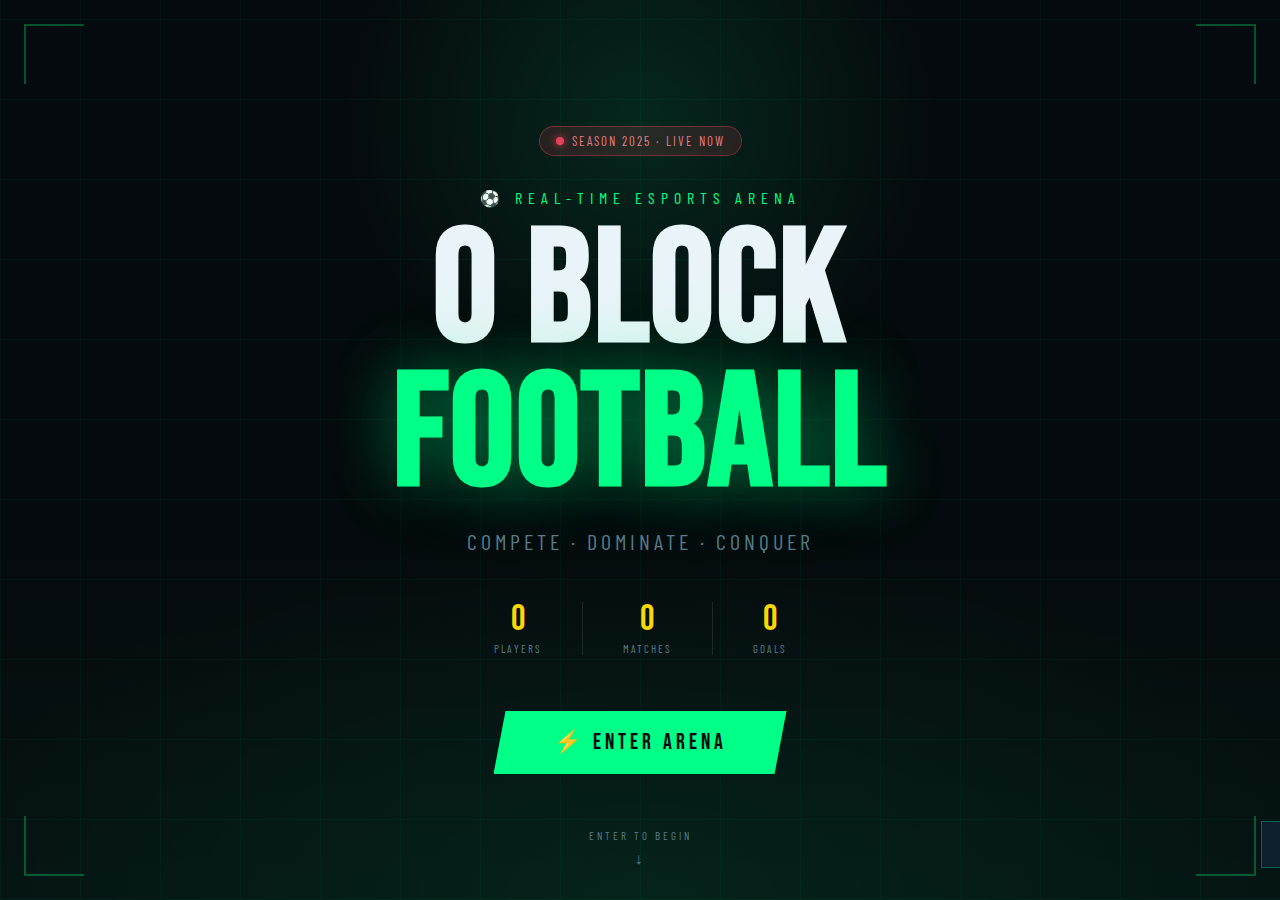
<file: index.html>
<!DOCTYPE html>
<html lang="en">
<head>
<meta charset="UTF-8">
<meta name="viewport" content="width=device-width, initial-scale=1.0">
<title>O BLOCK E FOOTBALL | Real-Time Esports Arena</title>
<link href="https://fonts.googleapis.com/css2?family=Bebas+Neue&family=Barlow+Condensed:wght@400;600;700&family=Barlow:wght@300;400;500&display=swap" rel="stylesheet">
<style>
  :root {
    --green: #00ff87;
    --gold: #ffd700;
    --red: #ff2d55;
    --dark: #050a0e;
    --dark2: #0a1520;
    --dark3: #0f1f2e;
    --text: #e8f4f8;
    --muted: #5a7a8a;
  }

  * { margin: 0; padding: 0; box-sizing: border-box; }

  body {
    font-family: 'Barlow', sans-serif;
    background: var(--dark);
    color: var(--text);
    overflow-x: hidden;
  }

  /* ===== LANDING PAGE ===== */
  #landing {
    position: fixed;
    inset: 0;
    z-index: 100;
    display: flex;
    flex-direction: column;
    align-items: center;
    justify-content: center;
    background: var(--dark);
    overflow: hidden;
    transition: opacity 0.8s ease, transform 0.8s ease;
  }

  #landing.exit {
    opacity: 0;
    transform: scale(1.05);
    pointer-events: none;
  }

  /* Stadium field lines background */
  .field-bg {
    position: absolute;
    inset: 0;
    background:
      radial-gradient(ellipse 80% 60% at 50% 100%, rgba(0,255,135,0.07) 0%, transparent 70%),
      linear-gradient(180deg, transparent 60%, rgba(0,255,135,0.04) 100%);
  }

  .field-lines {
    position: absolute;
    inset: 0;
    opacity: 0.04;
    background-image:
      repeating-linear-gradient(90deg, #00ff87 0px, #00ff87 1px, transparent 1px, transparent 80px),
      repeating-linear-gradient(0deg, #00ff87 0px, #00ff87 1px, transparent 1px, transparent 80px);
  }

  /* Spotlight */
  .spotlight {
    position: absolute;
    top: -20%;
    left: 50%;
    transform: translateX(-50%);
    width: 600px;
    height: 600px;
    background: radial-gradient(ellipse, rgba(0,255,135,0.12) 0%, transparent 70%);
    animation: pulse-light 4s ease-in-out infinite;
  }

  @keyframes pulse-light {
    0%, 100% { opacity: 0.6; transform: translateX(-50%) scale(1); }
    50% { opacity: 1; transform: translateX(-50%) scale(1.1); }
  }

  /* Floating particles */
  .particles {
    position: absolute;
    inset: 0;
    overflow: hidden;
  }

  .particle {
    position: absolute;
    width: 2px;
    height: 2px;
    background: var(--green);
    border-radius: 50%;
    animation: float-up linear infinite;
    opacity: 0;
  }

  @keyframes float-up {
    0% { transform: translateY(100vh) translateX(0); opacity: 0; }
    10% { opacity: 0.6; }
    90% { opacity: 0.3; }
    100% { transform: translateY(-10vh) translateX(30px); opacity: 0; }
  }

  /* Live badge */
  .live-badge {
    display: flex;
    align-items: center;
    gap: 8px;
    background: rgba(255,45,85,0.15);
    border: 1px solid rgba(255,45,85,0.4);
    padding: 6px 16px;
    border-radius: 100px;
    font-family: 'Barlow Condensed', sans-serif;
    font-size: 13px;
    letter-spacing: 2px;
    color: #ff6b8a;
    margin-bottom: 32px;
    animation: fade-in-down 1s ease 0.2s both;
  }

  .live-dot {
    width: 8px;
    height: 8px;
    background: var(--red);
    border-radius: 50%;
    animation: blink 1.2s ease-in-out infinite;
    box-shadow: 0 0 8px var(--red);
  }

  @keyframes blink { 0%, 100% { opacity: 1; } 50% { opacity: 0.3; } }

  /* Main title */
  .hero-eyebrow {
    font-family: 'Barlow Condensed', sans-serif;
    font-size: 16px;
    letter-spacing: 6px;
    color: var(--green);
    text-transform: uppercase;
    margin-bottom: 12px;
    animation: fade-in-down 1s ease 0.4s both;
  }

  .hero-title {
    font-family: 'Bebas Neue', sans-serif;
    font-size: clamp(72px, 14vw, 160px);
    line-height: 0.9;
    text-align: center;
    letter-spacing: 2px;
    animation: fade-in-down 1s ease 0.5s both;
    position: relative;
  }

  .hero-title .o-block {
    display: block;
    color: var(--text);
  }

  .hero-title .e-foot {
    display: block;
    color: var(--green);
    text-shadow: 0 0 60px rgba(0,255,135,0.4), 0 0 120px rgba(0,255,135,0.15);
  }

  .hero-tagline {
    font-family: 'Barlow Condensed', sans-serif;
    font-size: clamp(16px, 3vw, 22px);
    letter-spacing: 4px;
    color: var(--muted);
    text-transform: uppercase;
    margin-top: 20px;
    margin-bottom: 48px;
    animation: fade-in-down 1s ease 0.7s both;
  }

  /* Stats row */
  .hero-stats {
    display: flex;
    gap: 40px;
    margin-bottom: 56px;
    animation: fade-in-down 1s ease 0.9s both;
  }

  .hero-stat {
    text-align: center;
  }

  .hero-stat-num {
    font-family: 'Bebas Neue', sans-serif;
    font-size: 36px;
    color: var(--gold);
    line-height: 1;
  }

  .hero-stat-label {
    font-family: 'Barlow Condensed', sans-serif;
    font-size: 11px;
    letter-spacing: 2px;
    color: var(--muted);
    text-transform: uppercase;
    margin-top: 4px;
  }

  .stat-divider {
    width: 1px;
    background: rgba(255,255,255,0.1);
    align-self: stretch;
  }

  /* Enter button */
  .enter-btn {
    position: relative;
    font-family: 'Bebas Neue', sans-serif;
    font-size: 22px;
    letter-spacing: 4px;
    color: var(--dark);
    background: var(--green);
    border: none;
    padding: 18px 60px;
    cursor: pointer;
    clip-path: polygon(12px 0%, 100% 0%, calc(100% - 12px) 100%, 0% 100%);
    transition: all 0.3s ease;
    animation: fade-in-up 1s ease 1.1s both;
    overflow: hidden;
  }

  .enter-btn::before {
    content: '';
    position: absolute;
    inset: 0;
    background: rgba(255,255,255,0.2);
    transform: translateX(-100%);
    transition: transform 0.4s ease;
  }

  .enter-btn:hover::before { transform: translateX(0); }

  .enter-btn:hover {
    transform: translateY(-2px);
    box-shadow: 0 8px 40px rgba(0,255,135,0.4), 0 0 80px rgba(0,255,135,0.15);
  }

  .enter-btn:active { transform: translateY(0); }

  /* Scroll hint */
  .scroll-hint {
    position: absolute;
    bottom: 32px;
    left: 50%;
    transform: translateX(-50%);
    font-family: 'Barlow Condensed', sans-serif;
    font-size: 11px;
    letter-spacing: 3px;
    color: var(--muted);
    text-transform: uppercase;
    animation: fade-in-up 1s ease 1.4s both, bounce 2s ease 2.5s infinite;
  }

  .scroll-hint::after {
    content: '↓';
    display: block;
    text-align: center;
    margin-top: 6px;
    font-size: 16px;
  }

  @keyframes bounce {
    0%, 100% { transform: translateX(-50%) translateY(0); }
    50% { transform: translateX(-50%) translateY(6px); }
  }

  @keyframes fade-in-down {
    from { opacity: 0; transform: translateY(-20px); }
    to { opacity: 1; transform: translateY(0); }
  }

  @keyframes fade-in-up {
    from { opacity: 0; transform: translateY(20px); }
    to { opacity: 1; transform: translateY(0); }
  }

  /* Corner decorations */
  .corner {
    position: absolute;
    width: 60px;
    height: 60px;
    border-color: rgba(0,255,135,0.3);
    border-style: solid;
  }
  .corner-tl { top: 24px; left: 24px; border-width: 2px 0 0 2px; }
  .corner-tr { top: 24px; right: 24px; border-width: 2px 2px 0 0; }
  .corner-bl { bottom: 24px; left: 24px; border-width: 0 0 2px 2px; }
  .corner-br { bottom: 24px; right: 24px; border-width: 0 2px 2px 0; }

  /* ===== ARENA (MAIN APP) ===== */
  #arena {
    display: none;
    min-height: 100vh;
  }

  #arena.visible { display: block; animation: arena-enter 0.8s ease both; }

  @keyframes arena-enter {
    from { opacity: 0; transform: translateY(30px); }
    to { opacity: 1; transform: translateY(0); }
  }

  /* Top nav */
  .navbar {
    position: sticky;
    top: 0;
    z-index: 50;
    display: flex;
    align-items: center;
    justify-content: space-between;
    padding: 0 32px;
    height: 64px;
    background: rgba(5,10,14,0.95);
    backdrop-filter: blur(20px);
    border-bottom: 1px solid rgba(0,255,135,0.1);
  }

  .nav-logo {
    font-family: 'Bebas Neue', sans-serif;
    font-size: 22px;
    letter-spacing: 2px;
    color: var(--green);
  }

  .nav-logo span { color: var(--text); }

  .nav-live {
    display: flex;
    align-items: center;
    gap: 8px;
    font-family: 'Barlow Condensed', sans-serif;
    font-size: 13px;
    letter-spacing: 2px;
    color: var(--red);
  }

  .nav-actions { display: flex; gap: 12px; }

  .btn-sm {
    font-family: 'Barlow Condensed', sans-serif;
    font-size: 13px;
    letter-spacing: 2px;
    padding: 8px 20px;
    border: none;
    cursor: pointer;
    text-transform: uppercase;
    transition: all 0.2s;
  }

  .btn-outline {
    background: transparent;
    border: 1px solid rgba(0,255,135,0.4);
    color: var(--green);
  }
  .btn-outline:hover { background: rgba(0,255,135,0.1); }

  .btn-solid {
    background: var(--green);
    color: var(--dark);
  }
  .btn-solid:hover { background: #00e878; }

  /* Arena header */
  .arena-header {
    position: relative;
    padding: 60px 32px 48px;
    overflow: hidden;
    border-bottom: 1px solid rgba(0,255,135,0.08);
  }

  .arena-header-bg {
    position: absolute;
    inset: 0;
    background: radial-gradient(ellipse 60% 80% at 50% 100%, rgba(0,255,135,0.06) 0%, transparent 70%);
  }

  .arena-header-content {
    position: relative;
    display: flex;
    align-items: flex-end;
    justify-content: space-between;
    flex-wrap: wrap;
    gap: 24px;
  }

  .arena-title {
    font-family: 'Bebas Neue', sans-serif;
    font-size: clamp(36px, 6vw, 64px);
    line-height: 1;
    color: var(--text);
  }

  .arena-title span { color: var(--green); }

  .arena-season {
    font-family: 'Barlow Condensed', sans-serif;
    font-size: 13px;
    letter-spacing: 3px;
    color: var(--muted);
    text-transform: uppercase;
    margin-bottom: 8px;
  }

  .stats-row {
    display: flex;
    gap: 32px;
    flex-wrap: wrap;
  }

  .stat-card {
    text-align: right;
  }

  .stat-card-num {
    font-family: 'Bebas Neue', sans-serif;
    font-size: 40px;
    color: var(--gold);
    line-height: 1;
  }

  .stat-card-label {
    font-family: 'Barlow Condensed', sans-serif;
    font-size: 11px;
    letter-spacing: 2px;
    color: var(--muted);
    text-transform: uppercase;
  }

  /* Ticker */
  .ticker {
    background: rgba(0,255,135,0.06);
    border-top: 1px solid rgba(0,255,135,0.1);
    border-bottom: 1px solid rgba(0,255,135,0.1);
    padding: 10px 0;
    overflow: hidden;
    white-space: nowrap;
  }

  .ticker-inner {
    display: inline-block;
    animation: ticker 30s linear infinite;
    font-family: 'Barlow Condensed', sans-serif;
    font-size: 13px;
    letter-spacing: 2px;
    color: var(--green);
    text-transform: uppercase;
  }

  @keyframes ticker { from { transform: translateX(100vw); } to { transform: translateX(-100%); } }

  /* Main grid */
  .main-grid {
    display: grid;
    grid-template-columns: 1fr 380px;
    gap: 0;
    min-height: calc(100vh - 64px);
  }

  @media (max-width: 900px) {
    .main-grid { grid-template-columns: 1fr; }
  }

  /* Left panel */
  .left-panel { padding: 32px; border-right: 1px solid rgba(255,255,255,0.05); }

  /* Section header */
  .section-header {
    display: flex;
    align-items: center;
    gap: 12px;
    margin-bottom: 24px;
  }

  .section-title {
    font-family: 'Bebas Neue', sans-serif;
    font-size: 28px;
    letter-spacing: 2px;
    color: var(--text);
  }

  .section-badge {
    font-family: 'Barlow Condensed', sans-serif;
    font-size: 11px;
    letter-spacing: 2px;
    padding: 3px 10px;
    border-radius: 100px;
    text-transform: uppercase;
  }

  .badge-live {
    background: rgba(255,45,85,0.15);
    border: 1px solid rgba(255,45,85,0.3);
    color: var(--red);
  }

  .badge-green {
    background: rgba(0,255,135,0.1);
    border: 1px solid rgba(0,255,135,0.2);
    color: var(--green);
  }

  /* Leaderboard */
  .leaderboard-table {
    width: 100%;
    border-collapse: collapse;
  }

  .leaderboard-table th {
    font-family: 'Barlow Condensed', sans-serif;
    font-size: 11px;
    letter-spacing: 2px;
    color: var(--muted);
    text-transform: uppercase;
    text-align: left;
    padding: 8px 12px;
    border-bottom: 1px solid rgba(255,255,255,0.05);
  }

  .leaderboard-table th:not(:first-child) { text-align: center; }

  .leaderboard-table td {
    padding: 14px 12px;
    border-bottom: 1px solid rgba(255,255,255,0.04);
    font-family: 'Barlow', sans-serif;
    font-size: 14px;
    transition: background 0.2s;
  }

  .leaderboard-table td:not(:first-child):not(:nth-child(2)) { text-align: center; }

  .leaderboard-table tr:hover td { background: rgba(0,255,135,0.04); }

  .rank {
    font-family: 'Bebas Neue', sans-serif;
    font-size: 20px;
    color: var(--muted);
    width: 40px;
  }

  .rank.gold { color: var(--gold); }
  .rank.silver { color: #c0c0c0; }
  .rank.bronze { color: #cd7f32; }

  .player-name { font-weight: 500; color: var(--text); }

  .goals-cell {
    font-family: 'Bebas Neue', sans-serif;
    font-size: 20px;
    color: var(--green);
  }

  .pts-cell {
    font-family: 'Bebas Neue', sans-serif;
    font-size: 20px;
    color: var(--gold);
  }

  .loading-row td {
    text-align: center !important;
    color: var(--muted);
    font-family: 'Barlow Condensed', sans-serif;
    font-size: 13px;
    letter-spacing: 2px;
    padding: 40px;
    animation: loading-pulse 1.5s ease infinite;
  }

  @keyframes loading-pulse { 0%, 100% { opacity: 0.4; } 50% { opacity: 1; } }

  /* Match score form */
  .match-form {
    background: var(--dark2);
    border: 1px solid rgba(255,255,255,0.06);
    padding: 28px;
    margin-top: 32px;
  }

  .match-vs-row {
    display: grid;
    grid-template-columns: 1fr auto 1fr;
    gap: 16px;
    align-items: center;
    margin: 20px 0;
  }

  .vs-label {
    font-family: 'Bebas Neue', sans-serif;
    font-size: 28px;
    color: var(--muted);
    text-align: center;
  }

  .form-select, .form-input {
    width: 100%;
    background: rgba(255,255,255,0.04);
    border: 1px solid rgba(255,255,255,0.1);
    color: var(--text);
    font-family: 'Barlow', sans-serif;
    font-size: 14px;
    padding: 10px 14px;
    outline: none;
    transition: border-color 0.2s;
  }

  .form-select:focus, .form-input:focus {
    border-color: rgba(0,255,135,0.4);
  }

  .form-select option { background: var(--dark2); }

  .score-inputs {
    display: grid;
    grid-template-columns: 1fr auto 1fr;
    gap: 12px;
    align-items: center;
    margin: 16px 0;
  }

  .score-input {
    font-family: 'Bebas Neue', sans-serif;
    font-size: 36px;
    text-align: center;
    width: 100%;
    background: rgba(255,255,255,0.04);
    border: 1px solid rgba(255,255,255,0.1);
    color: var(--green);
    padding: 12px;
    outline: none;
  }

  .score-colon {
    font-family: 'Bebas Neue', sans-serif;
    font-size: 36px;
    color: var(--muted);
    text-align: center;
  }

  .btn-submit {
    width: 100%;
    font-family: 'Bebas Neue', sans-serif;
    font-size: 18px;
    letter-spacing: 3px;
    padding: 16px;
    background: var(--green);
    color: var(--dark);
    border: none;
    cursor: pointer;
    clip-path: polygon(8px 0%, 100% 0%, calc(100% - 8px) 100%, 0% 100%);
    transition: all 0.2s;
    margin-top: 8px;
  }

  .btn-submit:hover { background: #00e878; transform: translateY(-1px); }

  /* Right panel */
  .right-panel { background: var(--dark2); }

  .right-section { padding: 28px; border-bottom: 1px solid rgba(255,255,255,0.05); }

  /* Register form */
  .register-form { display: flex; flex-direction: column; gap: 12px; }

  .form-label {
    font-family: 'Barlow Condensed', sans-serif;
    font-size: 11px;
    letter-spacing: 2px;
    color: var(--muted);
    text-transform: uppercase;
    margin-bottom: 4px;
    display: block;
  }

  /* Admin section */
  .admin-locked {
    display: flex;
    flex-direction: column;
    align-items: center;
    gap: 12px;
    padding: 20px 0;
    text-align: center;
  }

  .lock-icon {
    font-size: 32px;
    opacity: 0.5;
  }

  .admin-desc {
    font-size: 13px;
    color: var(--muted);
    line-height: 1.6;
  }

  /* Modal */
  .modal-overlay {
    display: none;
    position: fixed;
    inset: 0;
    background: rgba(0,0,0,0.85);
    z-index: 200;
    align-items: center;
    justify-content: center;
    backdrop-filter: blur(4px);
  }

  .modal-overlay.open { display: flex; animation: fade-in 0.2s ease; }

  @keyframes fade-in { from { opacity: 0; } to { opacity: 1; } }

  .modal {
    background: var(--dark2);
    border: 1px solid rgba(0,255,135,0.15);
    padding: 40px;
    width: 90%;
    max-width: 400px;
    animation: modal-enter 0.3s ease;
  }

  @keyframes modal-enter {
    from { opacity: 0; transform: translateY(20px) scale(0.97); }
    to { opacity: 1; transform: translateY(0) scale(1); }
  }

  .modal-title {
    font-family: 'Bebas Neue', sans-serif;
    font-size: 28px;
    letter-spacing: 2px;
    color: var(--text);
    margin-bottom: 6px;
  }

  .modal-subtitle {
    font-size: 12px;
    color: var(--muted);
    letter-spacing: 1px;
    margin-bottom: 28px;
  }

  .modal-actions { display: flex; gap: 12px; margin-top: 20px; }

  .btn-cancel {
    flex: 1;
    font-family: 'Barlow Condensed', sans-serif;
    font-size: 14px;
    letter-spacing: 2px;
    padding: 12px;
    background: transparent;
    border: 1px solid rgba(255,255,255,0.1);
    color: var(--muted);
    cursor: pointer;
    text-transform: uppercase;
  }

  .btn-danger {
    flex: 1;
    font-family: 'Barlow Condensed', sans-serif;
    font-size: 14px;
    letter-spacing: 2px;
    padding: 12px;
    background: var(--red);
    border: none;
    color: white;
    cursor: pointer;
    text-transform: uppercase;
  }

  /* Player list */
  .player-list { display: flex; flex-direction: column; gap: 6px; }

  .player-item {
    display: flex;
    align-items: center;
    justify-content: space-between;
    padding: 10px 14px;
    background: rgba(255,255,255,0.03);
    border: 1px solid rgba(255,255,255,0.05);
    transition: background 0.2s;
  }

  .player-item:hover { background: rgba(255,255,255,0.06); }

  .player-item-name { font-size: 14px; font-weight: 500; }

  .player-item-stats {
    font-family: 'Barlow Condensed', sans-serif;
    font-size: 12px;
    color: var(--muted);
    letter-spacing: 1px;
  }

  .btn-delete {
    background: transparent;
    border: 1px solid rgba(255,45,85,0.3);
    color: var(--red);
    font-size: 11px;
    padding: 4px 10px;
    cursor: pointer;
    font-family: 'Barlow Condensed', sans-serif;
    letter-spacing: 1px;
    transition: all 0.2s;
    display: none;
  }

  .btn-delete:hover { background: rgba(255,45,85,0.15); }

  .admin-active .btn-delete { display: block; }

  /* Toast */
  .toast {
    position: fixed;
    bottom: 32px;
    right: 32px;
    background: var(--dark3);
    border: 1px solid rgba(0,255,135,0.3);
    padding: 14px 20px;
    font-family: 'Barlow Condensed', sans-serif;
    font-size: 14px;
    letter-spacing: 1px;
    color: var(--green);
    z-index: 999;
    transform: translateX(120%);
    transition: transform 0.4s ease;
    display: flex;
    align-items: center;
    gap: 10px;
  }

  .toast.show { transform: translateX(0); }
  .toast.error { border-color: rgba(255,45,85,0.3); color: var(--red); }

  /* Password toggle */
  .input-wrap { position: relative; }
  .input-wrap input { padding-right: 44px; }
  .toggle-pass {
    position: absolute;
    right: 12px;
    top: 50%;
    transform: translateY(-50%);
    background: none;
    border: none;
    color: var(--muted);
    cursor: pointer;
    font-size: 16px;
  }

  /* Admin active indicator */
  .admin-status {
    display: flex;
    align-items: center;
    gap: 8px;
    font-family: 'Barlow Condensed', sans-serif;
    font-size: 12px;
    letter-spacing: 2px;
    color: var(--green);
    text-transform: uppercase;
    margin-top: 10px;
  }

  /* Delete confirm modal */
  .confirm-modal { max-width: 360px; }

  .confirm-modal .modal-title { color: var(--red); }
</style>
</head>
<body>

<!-- ===== LANDING PAGE ===== -->
<div id="landing">
  <div class="field-bg"></div>
  <div class="field-lines"></div>
  <div class="spotlight"></div>
  <div class="particles" id="particles"></div>

  <div class="corner corner-tl"></div>
  <div class="corner corner-tr"></div>
  <div class="corner corner-bl"></div>
  <div class="corner corner-br"></div>

  <div class="live-badge">
    <div class="live-dot"></div>
    SEASON 2025 · LIVE NOW
  </div>

  <p class="hero-eyebrow">⚽ Real-Time Esports Arena</p>

  <h1 class="hero-title">
    <span class="o-block">O BLOCK</span>
    <span class="e-foot">FOOTBALL</span>
  </h1>

  <p class="hero-tagline">Compete · Dominate · Conquer</p>

  <div class="hero-stats">
    <div class="hero-stat">
      <div class="hero-stat-num" id="landing-players">0</div>
      <div class="hero-stat-label">Players</div>
    </div>
    <div class="stat-divider"></div>
    <div class="hero-stat">
      <div class="hero-stat-num" id="landing-matches">0</div>
      <div class="hero-stat-label">Matches</div>
    </div>
    <div class="stat-divider"></div>
    <div class="hero-stat">
      <div class="hero-stat-num" id="landing-goals">0</div>
      <div class="hero-stat-label">Goals</div>
    </div>
  </div>

  <button class="enter-btn" onclick="enterArena()">⚡ ENTER ARENA</button>

  <div class="scroll-hint">Enter to begin</div>
</div>

<!-- ===== ARENA ===== -->
<div id="arena">
  <!-- Navbar -->
  <nav class="navbar">
    <div class="nav-logo"><span>O BLOCK</span> E FOOTBALL</div>
    <div class="nav-live"><div class="live-dot"></div> LIVE</div>
    <div class="nav-actions">
      <button class="btn-sm btn-outline" id="nav-login-btn" onclick="openAdminModal()">🔐 ADMIN</button>
      <button class="btn-sm btn-solid" id="nav-logout-btn" style="display:none" onclick="logout()">LOGOUT</button>
    </div>
  </nav>

  <!-- Arena header -->
  <div class="arena-header">
    <div class="arena-header-bg"></div>
    <div class="arena-header-content">
      <div>
        <div class="arena-season">⚡ Season 2025 — Live</div>
        <div class="arena-title"><span>O BLOCK E</span> FOOTBALL ARENA</div>
      </div>
      <div class="stats-row">
        <div class="stat-card">
          <div class="stat-card-num" id="header-players">—</div>
          <div class="stat-card-label">Players</div>
        </div>
        <div class="stat-card">
          <div class="stat-card-num" id="header-matches">—</div>
          <div class="stat-card-label">Matches</div>
        </div>
        <div class="stat-card">
          <div class="stat-card-num" id="header-goals">—</div>
          <div class="stat-card-label">Goals</div>
        </div>
      </div>
    </div>
  </div>

  <!-- Ticker -->
  <div class="ticker">
    <span class="ticker-inner" id="ticker-text">
      ⚡ LIVE SCORES UPDATING IN REAL TIME &nbsp;&nbsp;&nbsp; 🏆 O BLOCK E FOOTBALL ARENA &nbsp;&nbsp;&nbsp; 🔥 SEASON 2025 IS LIVE &nbsp;&nbsp;&nbsp; ⚽ REGISTER NOW TO COMPETE &nbsp;&nbsp;&nbsp; 🏅 CLAIM YOUR GLORY &nbsp;&nbsp;&nbsp;
    </span>
  </div>

  <!-- Main grid -->
  <div class="main-grid">

    <!-- Left: Leaderboard + Match form -->
    <div class="left-panel">
      <div class="section-header">
        <div class="section-title">🏆 LIVE LEADERBOARD</div>
        <div class="section-badge badge-live">Live</div>
      </div>
      <table class="leaderboard-table">
        <thead>
          <tr>
            <th>#</th>
            <th>Player</th>
            <th>M</th>
            <th>G</th>
            <th>GD</th>
            <th>PTS</th>
          </tr>
        </thead>
        <tbody id="leaderboard-body">
          <tr class="loading-row"><td colspan="6">LOADING ARENA DATA...</td></tr>
        </tbody>
      </table>

      <!-- Match update form (admin only) -->
      <div class="match-form" id="match-form" style="display:none">
        <div class="section-header">
          <div class="section-title">UPDATE MATCH</div>
          <div class="section-badge badge-green">Admin</div>
        </div>
        <div class="match-vs-row">
          <div>
            <label class="form-label">Player A</label>
            <select class="form-select" id="playerA"></select>
          </div>
          <div class="vs-label">VS</div>
          <div>
            <label class="form-label">Player B</label>
            <select class="form-select" id="playerB"></select>
          </div>
        </div>
        <div class="score-inputs">
          <input type="number" class="score-input" id="goalsA" value="0" min="0">
          <div class="score-colon">:</div>
          <input type="number" class="score-input" id="goalsB" value="0" min="0">
        </div>
        <button class="btn-submit" onclick="submitResult()">⚡ SUBMIT RESULT</button>
      </div>
    </div>

    <!-- Right panel -->
    <div class="right-panel">

      <!-- Register -->
      <div class="right-section">
        <div class="section-header">
          <div class="section-title">JOIN THE ARENA</div>
        </div>
        <p style="font-size:13px; color:var(--muted); margin-bottom:16px;">Register as a player to compete in Season 2025.</p>
        <div class="register-form">
          <div>
            <label class="form-label">Full Name</label>
            <input type="text" class="form-input" id="player-name-input" placeholder="Enter your full name...">
          </div>
          <button class="btn-submit" onclick="registerPlayer()" style="margin-top:4px;">⚡ REGISTER PLAYER</button>
        </div>
      </div>

      <!-- Players list -->
      <div class="right-section" id="players-section">
        <div class="section-header">
          <div class="section-title">PLAYERS</div>
          <div class="section-badge badge-green" id="player-count-badge">0</div>
        </div>
        <div class="player-list" id="player-list">
          <div style="text-align:center; color:var(--muted); font-family:'Barlow Condensed'; font-size:13px; letter-spacing:2px; padding:20px;">NO PLAYERS YET</div>
        </div>
      </div>

      <!-- Admin -->
      <div class="right-section">
        <div class="section-header">
          <div class="section-title">🛡️ ADMIN ACCESS</div>
        </div>
        <div class="admin-locked" id="admin-locked">
          <div class="lock-icon">🔐</div>
          <p class="admin-desc">Secure control panel. Admin login required to manage scores and players.</p>
          <button class="btn-sm btn-outline" onclick="openAdminModal()">ADMIN LOGIN</button>
        </div>
        <div id="admin-active-panel" style="display:none">
          <div class="admin-status"><div class="live-dot"></div> Admin Active</div>
          <p style="font-size:13px; color:var(--muted); margin-top:8px; margin-bottom:16px;">You have full control of the arena.</p>
          <button class="btn-sm btn-outline" onclick="logout()" style="width:100%">LOGOUT</button>
        </div>
      </div>

    </div>
  </div>
</div>

<!-- Admin Login Modal -->
<div class="modal-overlay" id="admin-modal">
  <div class="modal">
    <div class="modal-title">🛡️ ADMIN LOGIN</div>
    <div class="modal-subtitle">Restricted Access — Authorized Personnel Only</div>
    <div style="display:flex; flex-direction:column; gap:14px;">
      <div>
        <label class="form-label">Email Address</label>
        <input type="email" class="form-input" id="admin-email" placeholder="admin@oblockfootball.com">
      </div>
      <div>
        <label class="form-label">Password</label>
        <div class="input-wrap">
          <input type="password" class="form-input" id="admin-pass" placeholder="••••••••">
          <button class="toggle-pass" onclick="togglePass()">👁</button>
        </div>
      </div>
    </div>
    <div class="modal-actions">
      <button class="btn-cancel" onclick="closeAdminModal()">CANCEL</button>
      <button class="btn-submit" style="flex:1; clip-path:none; margin-top:0;" onclick="adminLogin()">🔐 AUTHENTICATE</button>
    </div>
  </div>
</div>

<!-- Delete Confirm Modal -->
<div class="modal-overlay" id="confirm-modal">
  <div class="modal confirm-modal">
    <div class="modal-title">⚠️ CONFIRM DELETE</div>
    <div class="modal-subtitle" id="confirm-text">Are you sure you want to remove this player?</div>
    <div class="modal-actions">
      <button class="btn-cancel" onclick="closeConfirm()">CANCEL</button>
      <button class="btn-danger" onclick="confirmDelete()">🗑️ DELETE</button>
    </div>
  </div>
</div>

<!-- Toast -->
<div class="toast" id="toast">✓ <span id="toast-msg"></span></div>

<script>
// ===== DATA STORE =====
let players = JSON.parse(localStorage.getItem('oblock_players') || '[]');
let matches = JSON.parse(localStorage.getItem('oblock_matches') || '[]');
let isAdmin = false;
let deleteTarget = null;

// ===== PARTICLES =====
function createParticles() {
  const container = document.getElementById('particles');
  for (let i = 0; i < 20; i++) {
    const p = document.createElement('div');
    p.className = 'particle';
    p.style.left = Math.random() * 100 + '%';
    p.style.animationDuration = (6 + Math.random() * 10) + 's';
    p.style.animationDelay = (Math.random() * 8) + 's';
    p.style.width = p.style.height = (1 + Math.random() * 2) + 'px';
    container.appendChild(p);
  }
}

// ===== LANDING STATS COUNTER =====
function animateCount(el, target, duration = 1200) {
  let start = 0;
  const step = target / (duration / 16);
  const timer = setInterval(() => {
    start = Math.min(start + step, target);
    el.textContent = Math.floor(start);
    if (start >= target) clearInterval(timer);
  }, 16);
}

function updateLandingStats() {
  const totalGoals = players.reduce((s, p) => s + (p.goals || 0), 0);
  setTimeout(() => animateCount(document.getElementById('landing-players'), players.length), 400);
  setTimeout(() => animateCount(document.getElementById('landing-matches'), matches.length), 600);
  setTimeout(() => animateCount(document.getElementById('landing-goals'), totalGoals), 800);
}

// ===== ENTER ARENA =====
function enterArena() {
  const landing = document.getElementById('landing');
  const arena = document.getElementById('arena');
  landing.classList.add('exit');
  setTimeout(() => {
    landing.style.display = 'none';
    arena.classList.add('visible');
    renderAll();
  }, 800);
}

// ===== RENDER ALL =====
function renderAll() {
  renderLeaderboard();
  renderPlayers();
  renderPlayerSelects();
  updateHeaderStats();
  updateTicker();
}

function getLeaderboard() {
  return [...players].sort((a, b) => {
    if ((b.goals||0) !== (a.goals||0)) return (b.goals||0) - (a.goals||0);
    const gdA = (a.goalsFor||0) - (a.goalsAgainst||0);
    const gdB = (b.goalsFor||0) - (b.goalsAgainst||0);
    if (gdB !== gdA) return gdB - gdA;
    return (b.points||0) - (a.points||0);
  });
}

function renderLeaderboard() {
  const tbody = document.getElementById('leaderboard-body');
  if (!players.length) {
    tbody.innerHTML = '<tr class="loading-row"><td colspan="6">NO PLAYERS YET — REGISTER TO COMPETE</td></tr>';
    return;
  }
  const sorted = getLeaderboard();
  tbody.innerHTML = sorted.map((p, i) => {
    const rank = i === 0 ? 'gold' : i === 1 ? 'silver' : i === 2 ? 'bronze' : '';
    const gd = (p.goalsFor||0) - (p.goalsAgainst||0);
    const gdStr = gd > 0 ? '+'+gd : gd;
    return `<tr>
      <td class="rank ${rank}">${i+1}</td>
      <td class="player-name">${p.name}</td>
      <td>${p.matches||0}</td>
      <td class="goals-cell">${p.goals||0}</td>
      <td style="color:var(--muted);font-family:'Barlow Condensed';font-size:14px;">${gdStr}</td>
      <td class="pts-cell">${p.points||0}</td>
    </tr>`;
  }).join('');
}

function renderPlayers() {
  const list = document.getElementById('player-list');
  const badge = document.getElementById('player-count-badge');
  badge.textContent = players.length;

  if (!players.length) {
    list.innerHTML = '<div style="text-align:center; color:var(--muted); font-family:\'Barlow Condensed\'; font-size:13px; letter-spacing:2px; padding:20px;">NO PLAYERS YET</div>';
    return;
  }

  const adminClass = isAdmin ? 'admin-active' : '';
  list.className = 'player-list ' + adminClass;
  list.innerHTML = players.map((p, i) => `
    <div class="player-item">
      <div>
        <div class="player-item-name">${p.name}</div>
        <div class="player-item-stats">${p.matches||0} M · ${p.goals||0} G · ${p.points||0} PTS</div>
      </div>
      <button class="btn-delete" onclick="confirmDeletePlayer(${i})">REMOVE</button>
    </div>
  `).join('');
}

function renderPlayerSelects() {
  const selA = document.getElementById('playerA');
  const selB = document.getElementById('playerB');
  const opts = players.map((p, i) => `<option value="${i}">${p.name}</option>`).join('');
  selA.innerHTML = '<option value="">— Select Player —</option>' + opts;
  selB.innerHTML = '<option value="">— Select Player —</option>' + opts;
}

function updateHeaderStats() {
  const totalGoals = players.reduce((s, p) => s + (p.goals||0), 0);
  document.getElementById('header-players').textContent = players.length;
  document.getElementById('header-matches').textContent = matches.length;
  document.getElementById('header-goals').textContent = totalGoals;
}

function updateTicker() {
  if (players.length > 0) {
    const top = getLeaderboard()[0];
    document.getElementById('ticker-text').textContent =
      `⚡ LIVE SCORES UPDATING IN REAL TIME \u00a0\u00a0\u00a0 🏆 CURRENT LEADER: ${top.name.toUpperCase()} — ${top.goals||0} GOALS \u00a0\u00a0\u00a0 🔥 SEASON 2025 IS LIVE \u00a0\u00a0\u00a0 ⚽ REGISTER NOW TO COMPETE \u00a0\u00a0\u00a0`;
  }
}

// ===== REGISTER PLAYER =====
function registerPlayer() {
  const name = document.getElementById('player-name-input').value.trim();
  if (!name) return showToast('Enter a player name', true);
  if (players.find(p => p.name.toLowerCase() === name.toLowerCase())) return showToast('Player already exists', true);
  players.push({ name, matches: 0, goals: 0, goalsFor: 0, goalsAgainst: 0, points: 0 });
  save();
  document.getElementById('player-name-input').value = '';
  renderAll();
  showToast('⚡ ' + name + ' joined the arena!');
}

// ===== SUBMIT MATCH RESULT =====
function submitResult() {
  const iA = document.getElementById('playerA').value;
  const iB = document.getElementById('playerB').value;
  const gA = parseInt(document.getElementById('goalsA').value) || 0;
  const gB = parseInt(document.getElementById('goalsB').value) || 0;

  if (iA === '' || iB === '') return showToast('Select both players', true);
  if (iA === iB) return showToast('Select different players', true);

  const pA = players[iA];
  const pB = players[iB];

  pA.matches = (pA.matches||0) + 1;
  pB.matches = (pB.matches||0) + 1;
  pA.goals = (pA.goals||0) + gA;
  pB.goals = (pB.goals||0) + gB;
  pA.goalsFor = (pA.goalsFor||0) + gA;
  pB.goalsFor = (pB.goalsFor||0) + gB;
  pA.goalsAgainst = (pA.goalsAgainst||0) + gB;
  pB.goalsAgainst = (pB.goalsAgainst||0) + gA;

  if (gA > gB) { pA.points = (pA.points||0) + 3; }
  else if (gB > gA) { pB.points = (pB.points||0) + 3; }
  else { pA.points = (pA.points||0) + 1; pB.points = (pB.points||0) + 1; }

  matches.push({ playerA: pA.name, playerB: pB.name, goalsA: gA, goalsB: gB, date: new Date().toISOString() });
  save();
  renderAll();
  document.getElementById('goalsA').value = 0;
  document.getElementById('goalsB').value = 0;
  showToast(`✓ ${pA.name} ${gA} — ${gB} ${pB.name}`);
}

// ===== ADMIN =====
function openAdminModal() { document.getElementById('admin-modal').classList.add('open'); }
function closeAdminModal() { document.getElementById('admin-modal').classList.remove('open'); }

function adminLogin() {
  const email = document.getElementById('admin-email').value;
  const pass = document.getElementById('admin-pass').value;
  // Simple check — replace with Firebase Auth for production
  if (email === 'admin@oblockfootball.com' && pass === 'oblock2025') {
    isAdmin = true;
    closeAdminModal();
    document.getElementById('admin-locked').style.display = 'none';
    document.getElementById('admin-active-panel').style.display = 'block';
    document.getElementById('match-form').style.display = 'block';
    document.getElementById('nav-login-btn').style.display = 'none';
    document.getElementById('nav-logout-btn').style.display = 'block';
    renderPlayers();
    showToast('🛡️ Admin access granted');
  } else {
    showToast('Invalid credentials', true);
  }
}

function logout() {
  isAdmin = false;
  document.getElementById('admin-locked').style.display = 'flex';
  document.getElementById('admin-active-panel').style.display = 'none';
  document.getElementById('match-form').style.display = 'none';
  document.getElementById('nav-login-btn').style.display = 'block';
  document.getElementById('nav-logout-btn').style.display = 'none';
  renderPlayers();
  showToast('Logged out');
}

function togglePass() {
  const f = document.getElementById('admin-pass');
  f.type = f.type === 'password' ? 'text' : 'password';
}

// ===== DELETE =====
function confirmDeletePlayer(i) {
  deleteTarget = i;
  document.getElementById('confirm-text').textContent = `Remove "${players[i].name}" from the arena?`;
  document.getElementById('confirm-modal').classList.add('open');
}

function closeConfirm() {
  deleteTarget = null;
  document.getElementById('confirm-modal').classList.remove('open');
}

function confirmDelete() {
  if (deleteTarget === null) return;
  const name = players[deleteTarget].name;
  players.splice(deleteTarget, 1);
  save();
  closeConfirm();
  renderAll();
  showToast(`${name} removed`);
}

// ===== SAVE =====
function save() {
  localStorage.setItem('oblock_players', JSON.stringify(players));
  localStorage.setItem('oblock_matches', JSON.stringify(matches));
}

// ===== TOAST =====
function showToast(msg, isError = false) {
  const t = document.getElementById('toast');
  const m = document.getElementById('toast-msg');
  m.textContent = msg;
  t.className = 'toast' + (isError ? ' error' : '');
  t.classList.add('show');
  setTimeout(() => t.classList.remove('show'), 3000);
}

// ===== INIT =====
createParticles();
updateLandingStats();

// Close modals on overlay click
document.getElementById('admin-modal').addEventListener('click', function(e) {
  if (e.target === this) closeAdminModal();
});
document.getElementById('confirm-modal').addEventListener('click', function(e) {
  if (e.target === this) closeConfirm();
});

// Enter on admin form
document.getElementById('admin-pass').addEventListener('keydown', e => {
  if (e.key === 'Enter') adminLogin();
});
</script>

</body>
</html>
</file>
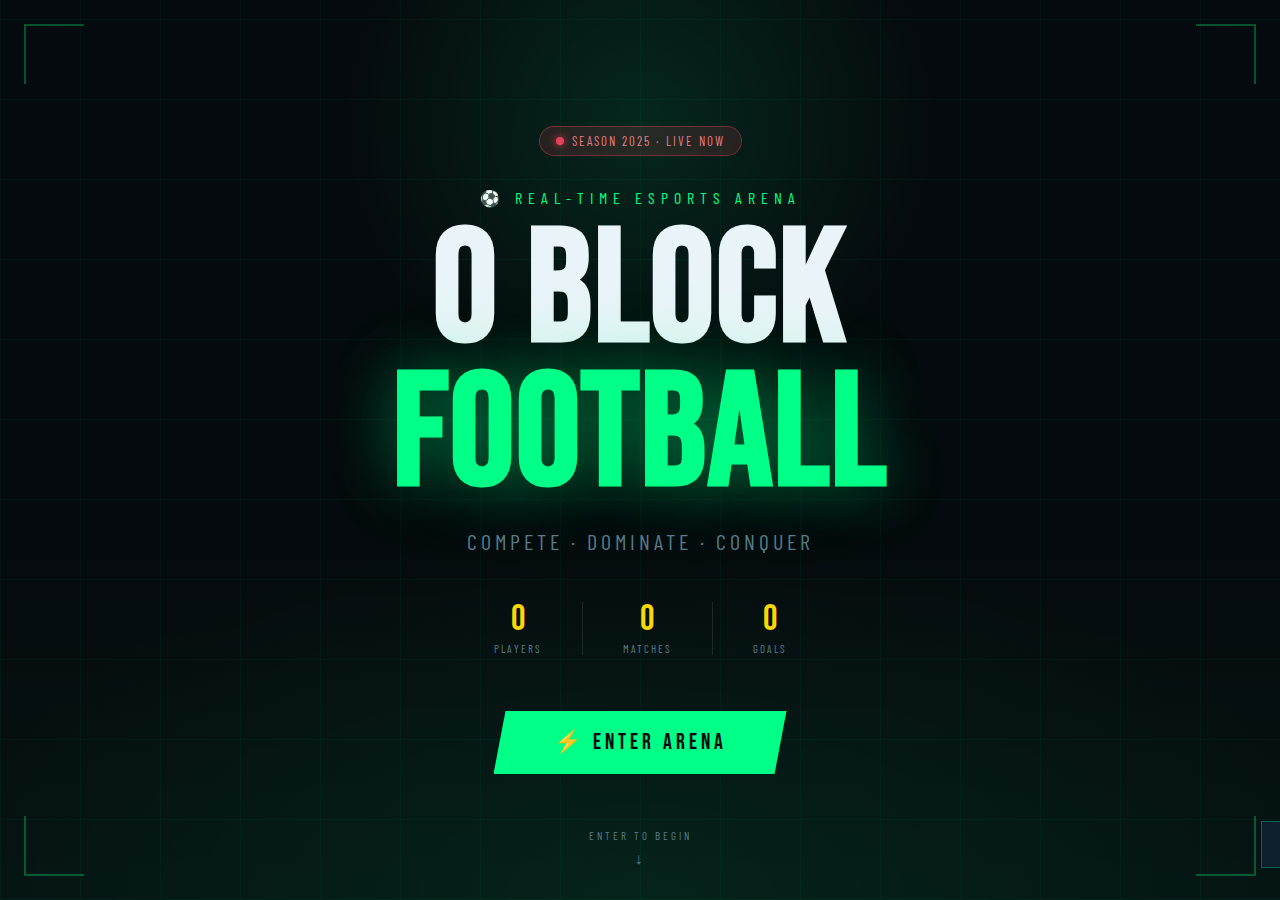
<file: index (2).html>
<!DOCTYPE html>
<html lang="en">
<head>
<meta charset="UTF-8">
<meta name="viewport" content="width=device-width, initial-scale=1.0">
<title>O BLOCK E FOOTBALL | Real-Time Esports Arena</title>
<link href="https://fonts.googleapis.com/css2?family=Bebas+Neue&family=Barlow+Condensed:wght@400;600;700&family=Barlow:wght@300;400;500&display=swap" rel="stylesheet">
<style>
  :root {
    --green: #00ff87;
    --gold: #ffd700;
    --red: #ff2d55;
    --dark: #050a0e;
    --dark2: #0a1520;
    --dark3: #0f1f2e;
    --text: #e8f4f8;
    --muted: #5a7a8a;
  }

  * { margin: 0; padding: 0; box-sizing: border-box; }

  body {
    font-family: 'Barlow', sans-serif;
    background: var(--dark);
    color: var(--text);
    overflow-x: hidden;
  }

  /* ===== LANDING PAGE ===== */
  #landing {
    position: fixed;
    inset: 0;
    z-index: 100;
    display: flex;
    flex-direction: column;
    align-items: center;
    justify-content: center;
    background: var(--dark);
    overflow: hidden;
    transition: opacity 0.8s ease, transform 0.8s ease;
  }

  #landing.exit {
    opacity: 0;
    transform: scale(1.05);
    pointer-events: none;
  }

  /* Stadium field lines background */
  .field-bg {
    position: absolute;
    inset: 0;
    background:
      radial-gradient(ellipse 80% 60% at 50% 100%, rgba(0,255,135,0.07) 0%, transparent 70%),
      linear-gradient(180deg, transparent 60%, rgba(0,255,135,0.04) 100%);
  }

  .field-lines {
    position: absolute;
    inset: 0;
    opacity: 0.04;
    background-image:
      repeating-linear-gradient(90deg, #00ff87 0px, #00ff87 1px, transparent 1px, transparent 80px),
      repeating-linear-gradient(0deg, #00ff87 0px, #00ff87 1px, transparent 1px, transparent 80px);
  }

  /* Spotlight */
  .spotlight {
    position: absolute;
    top: -20%;
    left: 50%;
    transform: translateX(-50%);
    width: 600px;
    height: 600px;
    background: radial-gradient(ellipse, rgba(0,255,135,0.12) 0%, transparent 70%);
    animation: pulse-light 4s ease-in-out infinite;
  }

  @keyframes pulse-light {
    0%, 100% { opacity: 0.6; transform: translateX(-50%) scale(1); }
    50% { opacity: 1; transform: translateX(-50%) scale(1.1); }
  }

  /* Floating particles */
  .particles {
    position: absolute;
    inset: 0;
    overflow: hidden;
  }

  .particle {
    position: absolute;
    width: 2px;
    height: 2px;
    background: var(--green);
    border-radius: 50%;
    animation: float-up linear infinite;
    opacity: 0;
  }

  @keyframes float-up {
    0% { transform: translateY(100vh) translateX(0); opacity: 0; }
    10% { opacity: 0.6; }
    90% { opacity: 0.3; }
    100% { transform: translateY(-10vh) translateX(30px); opacity: 0; }
  }

  /* Live badge */
  .live-badge {
    display: flex;
    align-items: center;
    gap: 8px;
    background: rgba(255,45,85,0.15);
    border: 1px solid rgba(255,45,85,0.4);
    padding: 6px 16px;
    border-radius: 100px;
    font-family: 'Barlow Condensed', sans-serif;
    font-size: 13px;
    letter-spacing: 2px;
    color: #ff6b8a;
    margin-bottom: 32px;
    animation: fade-in-down 1s ease 0.2s both;
  }

  .live-dot {
    width: 8px;
    height: 8px;
    background: var(--red);
    border-radius: 50%;
    animation: blink 1.2s ease-in-out infinite;
    box-shadow: 0 0 8px var(--red);
  }

  @keyframes blink { 0%, 100% { opacity: 1; } 50% { opacity: 0.3; } }

  /* Main title */
  .hero-eyebrow {
    font-family: 'Barlow Condensed', sans-serif;
    font-size: 16px;
    letter-spacing: 6px;
    color: var(--green);
    text-transform: uppercase;
    margin-bottom: 12px;
    animation: fade-in-down 1s ease 0.4s both;
  }

  .hero-title {
    font-family: 'Bebas Neue', sans-serif;
    font-size: clamp(72px, 14vw, 160px);
    line-height: 0.9;
    text-align: center;
    letter-spacing: 2px;
    animation: fade-in-down 1s ease 0.5s both;
    position: relative;
  }

  .hero-title .o-block {
    display: block;
    color: var(--text);
  }

  .hero-title .e-foot {
    display: block;
    color: var(--green);
    text-shadow: 0 0 60px rgba(0,255,135,0.4), 0 0 120px rgba(0,255,135,0.15);
  }

  .hero-tagline {
    font-family: 'Barlow Condensed', sans-serif;
    font-size: clamp(16px, 3vw, 22px);
    letter-spacing: 4px;
    color: var(--muted);
    text-transform: uppercase;
    margin-top: 20px;
    margin-bottom: 48px;
    animation: fade-in-down 1s ease 0.7s both;
  }

  /* Stats row */
  .hero-stats {
    display: flex;
    gap: 40px;
    margin-bottom: 56px;
    animation: fade-in-down 1s ease 0.9s both;
  }

  .hero-stat {
    text-align: center;
  }

  .hero-stat-num {
    font-family: 'Bebas Neue', sans-serif;
    font-size: 36px;
    color: var(--gold);
    line-height: 1;
  }

  .hero-stat-label {
    font-family: 'Barlow Condensed', sans-serif;
    font-size: 11px;
    letter-spacing: 2px;
    color: var(--muted);
    text-transform: uppercase;
    margin-top: 4px;
  }

  .stat-divider {
    width: 1px;
    background: rgba(255,255,255,0.1);
    align-self: stretch;
  }

  /* Enter button */
  .enter-btn {
    position: relative;
    font-family: 'Bebas Neue', sans-serif;
    font-size: 22px;
    letter-spacing: 4px;
    color: var(--dark);
    background: var(--green);
    border: none;
    padding: 18px 60px;
    cursor: pointer;
    clip-path: polygon(12px 0%, 100% 0%, calc(100% - 12px) 100%, 0% 100%);
    transition: all 0.3s ease;
    animation: fade-in-up 1s ease 1.1s both;
    overflow: hidden;
  }

  .enter-btn::before {
    content: '';
    position: absolute;
    inset: 0;
    background: rgba(255,255,255,0.2);
    transform: translateX(-100%);
    transition: transform 0.4s ease;
  }

  .enter-btn:hover::before { transform: translateX(0); }

  .enter-btn:hover {
    transform: translateY(-2px);
    box-shadow: 0 8px 40px rgba(0,255,135,0.4), 0 0 80px rgba(0,255,135,0.15);
  }

  .enter-btn:active { transform: translateY(0); }

  /* Scroll hint */
  .scroll-hint {
    position: absolute;
    bottom: 32px;
    left: 50%;
    transform: translateX(-50%);
    font-family: 'Barlow Condensed', sans-serif;
    font-size: 11px;
    letter-spacing: 3px;
    color: var(--muted);
    text-transform: uppercase;
    animation: fade-in-up 1s ease 1.4s both, bounce 2s ease 2.5s infinite;
  }

  .scroll-hint::after {
    content: '↓';
    display: block;
    text-align: center;
    margin-top: 6px;
    font-size: 16px;
  }

  @keyframes bounce {
    0%, 100% { transform: translateX(-50%) translateY(0); }
    50% { transform: translateX(-50%) translateY(6px); }
  }

  @keyframes fade-in-down {
    from { opacity: 0; transform: translateY(-20px); }
    to { opacity: 1; transform: translateY(0); }
  }

  @keyframes fade-in-up {
    from { opacity: 0; transform: translateY(20px); }
    to { opacity: 1; transform: translateY(0); }
  }

  /* Corner decorations */
  .corner {
    position: absolute;
    width: 60px;
    height: 60px;
    border-color: rgba(0,255,135,0.3);
    border-style: solid;
  }
  .corner-tl { top: 24px; left: 24px; border-width: 2px 0 0 2px; }
  .corner-tr { top: 24px; right: 24px; border-width: 2px 2px 0 0; }
  .corner-bl { bottom: 24px; left: 24px; border-width: 0 0 2px 2px; }
  .corner-br { bottom: 24px; right: 24px; border-width: 0 2px 2px 0; }

  /* ===== ARENA (MAIN APP) ===== */
  #arena {
    display: none;
    min-height: 100vh;
  }

  #arena.visible { display: block; animation: arena-enter 0.8s ease both; }

  @keyframes arena-enter {
    from { opacity: 0; transform: translateY(30px); }
    to { opacity: 1; transform: translateY(0); }
  }

  /* Top nav */
  .navbar {
    position: sticky;
    top: 0;
    z-index: 50;
    display: flex;
    align-items: center;
    justify-content: space-between;
    padding: 0 32px;
    height: 64px;
    background: rgba(5,10,14,0.95);
    backdrop-filter: blur(20px);
    border-bottom: 1px solid rgba(0,255,135,0.1);
  }

  .nav-logo {
    font-family: 'Bebas Neue', sans-serif;
    font-size: 22px;
    letter-spacing: 2px;
    color: var(--green);
  }

  .nav-logo span { color: var(--text); }

  .nav-live {
    display: flex;
    align-items: center;
    gap: 8px;
    font-family: 'Barlow Condensed', sans-serif;
    font-size: 13px;
    letter-spacing: 2px;
    color: var(--red);
  }

  .nav-actions { display: flex; gap: 12px; }

  .btn-sm {
    font-family: 'Barlow Condensed', sans-serif;
    font-size: 13px;
    letter-spacing: 2px;
    padding: 8px 20px;
    border: none;
    cursor: pointer;
    text-transform: uppercase;
    transition: all 0.2s;
  }

  .btn-outline {
    background: transparent;
    border: 1px solid rgba(0,255,135,0.4);
    color: var(--green);
  }
  .btn-outline:hover { background: rgba(0,255,135,0.1); }

  .btn-solid {
    background: var(--green);
    color: var(--dark);
  }
  .btn-solid:hover { background: #00e878; }

  /* Arena header */
  .arena-header {
    position: relative;
    padding: 60px 32px 48px;
    overflow: hidden;
    border-bottom: 1px solid rgba(0,255,135,0.08);
  }

  .arena-header-bg {
    position: absolute;
    inset: 0;
    background: radial-gradient(ellipse 60% 80% at 50% 100%, rgba(0,255,135,0.06) 0%, transparent 70%);
  }

  .arena-header-content {
    position: relative;
    display: flex;
    align-items: flex-end;
    justify-content: space-between;
    flex-wrap: wrap;
    gap: 24px;
  }

  .arena-title {
    font-family: 'Bebas Neue', sans-serif;
    font-size: clamp(36px, 6vw, 64px);
    line-height: 1;
    color: var(--text);
  }

  .arena-title span { color: var(--green); }

  .arena-season {
    font-family: 'Barlow Condensed', sans-serif;
    font-size: 13px;
    letter-spacing: 3px;
    color: var(--muted);
    text-transform: uppercase;
    margin-bottom: 8px;
  }

  .stats-row {
    display: flex;
    gap: 32px;
    flex-wrap: wrap;
  }

  .stat-card {
    text-align: right;
  }

  .stat-card-num {
    font-family: 'Bebas Neue', sans-serif;
    font-size: 40px;
    color: var(--gold);
    line-height: 1;
  }

  .stat-card-label {
    font-family: 'Barlow Condensed', sans-serif;
    font-size: 11px;
    letter-spacing: 2px;
    color: var(--muted);
    text-transform: uppercase;
  }

  /* Ticker */
  .ticker {
    background: rgba(0,255,135,0.06);
    border-top: 1px solid rgba(0,255,135,0.1);
    border-bottom: 1px solid rgba(0,255,135,0.1);
    padding: 10px 0;
    overflow: hidden;
    white-space: nowrap;
  }

  .ticker-inner {
    display: inline-block;
    animation: ticker 30s linear infinite;
    font-family: 'Barlow Condensed', sans-serif;
    font-size: 13px;
    letter-spacing: 2px;
    color: var(--green);
    text-transform: uppercase;
  }

  @keyframes ticker { from { transform: translateX(100vw); } to { transform: translateX(-100%); } }

  /* Main grid */
  .main-grid {
    display: grid;
    grid-template-columns: 1fr 380px;
    gap: 0;
    min-height: calc(100vh - 64px);
  }

  @media (max-width: 900px) {
    .main-grid { grid-template-columns: 1fr; }
  }

  /* Left panel */
  .left-panel { padding: 32px; border-right: 1px solid rgba(255,255,255,0.05); }

  /* Section header */
  .section-header {
    display: flex;
    align-items: center;
    gap: 12px;
    margin-bottom: 24px;
  }

  .section-title {
    font-family: 'Bebas Neue', sans-serif;
    font-size: 28px;
    letter-spacing: 2px;
    color: var(--text);
  }

  .section-badge {
    font-family: 'Barlow Condensed', sans-serif;
    font-size: 11px;
    letter-spacing: 2px;
    padding: 3px 10px;
    border-radius: 100px;
    text-transform: uppercase;
  }

  .badge-live {
    background: rgba(255,45,85,0.15);
    border: 1px solid rgba(255,45,85,0.3);
    color: var(--red);
  }

  .badge-green {
    background: rgba(0,255,135,0.1);
    border: 1px solid rgba(0,255,135,0.2);
    color: var(--green);
  }

  /* Leaderboard */
  .leaderboard-table {
    width: 100%;
    border-collapse: collapse;
  }

  .leaderboard-table th {
    font-family: 'Barlow Condensed', sans-serif;
    font-size: 11px;
    letter-spacing: 2px;
    color: var(--muted);
    text-transform: uppercase;
    text-align: left;
    padding: 8px 12px;
    border-bottom: 1px solid rgba(255,255,255,0.05);
  }

  .leaderboard-table th:not(:first-child) { text-align: center; }

  .leaderboard-table td {
    padding: 14px 12px;
    border-bottom: 1px solid rgba(255,255,255,0.04);
    font-family: 'Barlow', sans-serif;
    font-size: 14px;
    transition: background 0.2s;
  }

  .leaderboard-table td:not(:first-child):not(:nth-child(2)) { text-align: center; }

  .leaderboard-table tr:hover td { background: rgba(0,255,135,0.04); }

  .rank {
    font-family: 'Bebas Neue', sans-serif;
    font-size: 20px;
    color: var(--muted);
    width: 40px;
  }

  .rank.gold { color: var(--gold); }
  .rank.silver { color: #c0c0c0; }
  .rank.bronze { color: #cd7f32; }

  .player-name { font-weight: 500; color: var(--text); }

  .goals-cell {
    font-family: 'Bebas Neue', sans-serif;
    font-size: 20px;
    color: var(--green);
  }

  .pts-cell {
    font-family: 'Bebas Neue', sans-serif;
    font-size: 20px;
    color: var(--gold);
  }

  .loading-row td {
    text-align: center !important;
    color: var(--muted);
    font-family: 'Barlow Condensed', sans-serif;
    font-size: 13px;
    letter-spacing: 2px;
    padding: 40px;
    animation: loading-pulse 1.5s ease infinite;
  }

  @keyframes loading-pulse { 0%, 100% { opacity: 0.4; } 50% { opacity: 1; } }

  /* Match score form */
  .match-form {
    background: var(--dark2);
    border: 1px solid rgba(255,255,255,0.06);
    padding: 28px;
    margin-top: 32px;
  }

  .match-vs-row {
    display: grid;
    grid-template-columns: 1fr auto 1fr;
    gap: 16px;
    align-items: center;
    margin: 20px 0;
  }

  .vs-label {
    font-family: 'Bebas Neue', sans-serif;
    font-size: 28px;
    color: var(--muted);
    text-align: center;
  }

  .form-select, .form-input {
    width: 100%;
    background: rgba(255,255,255,0.04);
    border: 1px solid rgba(255,255,255,0.1);
    color: var(--text);
    font-family: 'Barlow', sans-serif;
    font-size: 14px;
    padding: 10px 14px;
    outline: none;
    transition: border-color 0.2s;
  }

  .form-select:focus, .form-input:focus {
    border-color: rgba(0,255,135,0.4);
  }

  .form-select option { background: var(--dark2); }

  .score-inputs {
    display: grid;
    grid-template-columns: 1fr auto 1fr;
    gap: 12px;
    align-items: center;
    margin: 16px 0;
  }

  .score-input {
    font-family: 'Bebas Neue', sans-serif;
    font-size: 36px;
    text-align: center;
    width: 100%;
    background: rgba(255,255,255,0.04);
    border: 1px solid rgba(255,255,255,0.1);
    color: var(--green);
    padding: 12px;
    outline: none;
  }

  .score-colon {
    font-family: 'Bebas Neue', sans-serif;
    font-size: 36px;
    color: var(--muted);
    text-align: center;
  }

  .btn-submit {
    width: 100%;
    font-family: 'Bebas Neue', sans-serif;
    font-size: 18px;
    letter-spacing: 3px;
    padding: 16px;
    background: var(--green);
    color: var(--dark);
    border: none;
    cursor: pointer;
    clip-path: polygon(8px 0%, 100% 0%, calc(100% - 8px) 100%, 0% 100%);
    transition: all 0.2s;
    margin-top: 8px;
  }

  .btn-submit:hover { background: #00e878; transform: translateY(-1px); }

  /* Right panel */
  .right-panel { background: var(--dark2); }

  .right-section { padding: 28px; border-bottom: 1px solid rgba(255,255,255,0.05); }

  /* Register form */
  .register-form { display: flex; flex-direction: column; gap: 12px; }

  .form-label {
    font-family: 'Barlow Condensed', sans-serif;
    font-size: 11px;
    letter-spacing: 2px;
    color: var(--muted);
    text-transform: uppercase;
    margin-bottom: 4px;
    display: block;
  }

  /* Admin section */
  .admin-locked {
    display: flex;
    flex-direction: column;
    align-items: center;
    gap: 12px;
    padding: 20px 0;
    text-align: center;
  }

  .lock-icon {
    font-size: 32px;
    opacity: 0.5;
  }

  .admin-desc {
    font-size: 13px;
    color: var(--muted);
    line-height: 1.6;
  }

  /* Modal */
  .modal-overlay {
    display: none;
    position: fixed;
    inset: 0;
    background: rgba(0,0,0,0.85);
    z-index: 200;
    align-items: center;
    justify-content: center;
    backdrop-filter: blur(4px);
  }

  .modal-overlay.open { display: flex; animation: fade-in 0.2s ease; }

  @keyframes fade-in { from { opacity: 0; } to { opacity: 1; } }

  .modal {
    background: var(--dark2);
    border: 1px solid rgba(0,255,135,0.15);
    padding: 40px;
    width: 90%;
    max-width: 400px;
    animation: modal-enter 0.3s ease;
  }

  @keyframes modal-enter {
    from { opacity: 0; transform: translateY(20px) scale(0.97); }
    to { opacity: 1; transform: translateY(0) scale(1); }
  }

  .modal-title {
    font-family: 'Bebas Neue', sans-serif;
    font-size: 28px;
    letter-spacing: 2px;
    color: var(--text);
    margin-bottom: 6px;
  }

  .modal-subtitle {
    font-size: 12px;
    color: var(--muted);
    letter-spacing: 1px;
    margin-bottom: 28px;
  }

  .modal-actions { display: flex; gap: 12px; margin-top: 20px; }

  .btn-cancel {
    flex: 1;
    font-family: 'Barlow Condensed', sans-serif;
    font-size: 14px;
    letter-spacing: 2px;
    padding: 12px;
    background: transparent;
    border: 1px solid rgba(255,255,255,0.1);
    color: var(--muted);
    cursor: pointer;
    text-transform: uppercase;
  }

  .btn-danger {
    flex: 1;
    font-family: 'Barlow Condensed', sans-serif;
    font-size: 14px;
    letter-spacing: 2px;
    padding: 12px;
    background: var(--red);
    border: none;
    color: white;
    cursor: pointer;
    text-transform: uppercase;
  }

  /* Player list */
  .player-list { display: flex; flex-direction: column; gap: 6px; }

  .player-item {
    display: flex;
    align-items: center;
    justify-content: space-between;
    padding: 10px 14px;
    background: rgba(255,255,255,0.03);
    border: 1px solid rgba(255,255,255,0.05);
    transition: background 0.2s;
  }

  .player-item:hover { background: rgba(255,255,255,0.06); }

  .player-item-name { font-size: 14px; font-weight: 500; }

  .player-item-stats {
    font-family: 'Barlow Condensed', sans-serif;
    font-size: 12px;
    color: var(--muted);
    letter-spacing: 1px;
  }

  .btn-delete {
    background: transparent;
    border: 1px solid rgba(255,45,85,0.3);
    color: var(--red);
    font-size: 11px;
    padding: 4px 10px;
    cursor: pointer;
    font-family: 'Barlow Condensed', sans-serif;
    letter-spacing: 1px;
    transition: all 0.2s;
    display: none;
  }

  .btn-delete:hover { background: rgba(255,45,85,0.15); }

  .admin-active .btn-delete { display: block; }

  /* Toast */
  .toast {
    position: fixed;
    bottom: 32px;
    right: 32px;
    background: var(--dark3);
    border: 1px solid rgba(0,255,135,0.3);
    padding: 14px 20px;
    font-family: 'Barlow Condensed', sans-serif;
    font-size: 14px;
    letter-spacing: 1px;
    color: var(--green);
    z-index: 999;
    transform: translateX(120%);
    transition: transform 0.4s ease;
    display: flex;
    align-items: center;
    gap: 10px;
  }

  .toast.show { transform: translateX(0); }
  .toast.error { border-color: rgba(255,45,85,0.3); color: var(--red); }

  /* Password toggle */
  .input-wrap { position: relative; }
  .input-wrap input { padding-right: 44px; }
  .toggle-pass {
    position: absolute;
    right: 12px;
    top: 50%;
    transform: translateY(-50%);
    background: none;
    border: none;
    color: var(--muted);
    cursor: pointer;
    font-size: 16px;
  }

  /* Admin active indicator */
  .admin-status {
    display: flex;
    align-items: center;
    gap: 8px;
    font-family: 'Barlow Condensed', sans-serif;
    font-size: 12px;
    letter-spacing: 2px;
    color: var(--green);
    text-transform: uppercase;
    margin-top: 10px;
  }

  /* Delete confirm modal */
  .confirm-modal { max-width: 360px; }

  .confirm-modal .modal-title { color: var(--red); }
</style>
</head>
<body>

<!-- ===== LANDING PAGE ===== -->
<div id="landing">
  <div class="field-bg"></div>
  <div class="field-lines"></div>
  <div class="spotlight"></div>
  <div class="particles" id="particles"></div>

  <div class="corner corner-tl"></div>
  <div class="corner corner-tr"></div>
  <div class="corner corner-bl"></div>
  <div class="corner corner-br"></div>

  <div class="live-badge">
    <div class="live-dot"></div>
    SEASON 2025 · LIVE NOW
  </div>

  <p class="hero-eyebrow">⚽ Real-Time Esports Arena</p>

  <h1 class="hero-title">
    <span class="o-block">O BLOCK</span>
    <span class="e-foot">FOOTBALL</span>
  </h1>

  <p class="hero-tagline">Compete · Dominate · Conquer</p>

  <div class="hero-stats">
    <div class="hero-stat">
      <div class="hero-stat-num" id="landing-players">0</div>
      <div class="hero-stat-label">Players</div>
    </div>
    <div class="stat-divider"></div>
    <div class="hero-stat">
      <div class="hero-stat-num" id="landing-matches">0</div>
      <div class="hero-stat-label">Matches</div>
    </div>
    <div class="stat-divider"></div>
    <div class="hero-stat">
      <div class="hero-stat-num" id="landing-goals">0</div>
      <div class="hero-stat-label">Goals</div>
    </div>
  </div>

  <button class="enter-btn" onclick="enterArena()">⚡ ENTER ARENA</button>

  <div class="scroll-hint">Enter to begin</div>
</div>

<!-- ===== ARENA ===== -->
<div id="arena">
  <!-- Navbar -->
  <nav class="navbar">
    <div class="nav-logo"><span>O BLOCK</span> E FOOTBALL</div>
    <div class="nav-live"><div class="live-dot"></div> LIVE</div>
    <div class="nav-actions">
      <button class="btn-sm btn-outline" id="nav-login-btn" onclick="openAdminModal()">🔐 ADMIN</button>
      <button class="btn-sm btn-solid" id="nav-logout-btn" style="display:none" onclick="logout()">LOGOUT</button>
    </div>
  </nav>

  <!-- Arena header -->
  <div class="arena-header">
    <div class="arena-header-bg"></div>
    <div class="arena-header-content">
      <div>
        <div class="arena-season">⚡ Season 2025 — Live</div>
        <div class="arena-title"><span>O BLOCK E</span> FOOTBALL ARENA</div>
      </div>
      <div class="stats-row">
        <div class="stat-card">
          <div class="stat-card-num" id="header-players">—</div>
          <div class="stat-card-label">Players</div>
        </div>
        <div class="stat-card">
          <div class="stat-card-num" id="header-matches">—</div>
          <div class="stat-card-label">Matches</div>
        </div>
        <div class="stat-card">
          <div class="stat-card-num" id="header-goals">—</div>
          <div class="stat-card-label">Goals</div>
        </div>
      </div>
    </div>
  </div>

  <!-- Ticker -->
  <div class="ticker">
    <span class="ticker-inner" id="ticker-text">
      ⚡ LIVE SCORES UPDATING IN REAL TIME &nbsp;&nbsp;&nbsp; 🏆 O BLOCK E FOOTBALL ARENA &nbsp;&nbsp;&nbsp; 🔥 SEASON 2025 IS LIVE &nbsp;&nbsp;&nbsp; ⚽ REGISTER NOW TO COMPETE &nbsp;&nbsp;&nbsp; 🏅 CLAIM YOUR GLORY &nbsp;&nbsp;&nbsp;
    </span>
  </div>

  <!-- Main grid -->
  <div class="main-grid">

    <!-- Left: Leaderboard + Match form -->
    <div class="left-panel">
      <div class="section-header">
        <div class="section-title">🏆 LIVE LEADERBOARD</div>
        <div class="section-badge badge-live">Live</div>
      </div>
      <table class="leaderboard-table">
        <thead>
          <tr>
            <th>#</th>
            <th>Player</th>
            <th>M</th>
            <th>G</th>
            <th>GD</th>
            <th>PTS</th>
          </tr>
        </thead>
        <tbody id="leaderboard-body">
          <tr class="loading-row"><td colspan="6">LOADING ARENA DATA...</td></tr>
        </tbody>
      </table>

      <!-- Match update form (admin only) -->
      <div class="match-form" id="match-form" style="display:none">
        <div class="section-header">
          <div class="section-title">UPDATE MATCH</div>
          <div class="section-badge badge-green">Admin</div>
        </div>
        <div class="match-vs-row">
          <div>
            <label class="form-label">Player A</label>
            <select class="form-select" id="playerA"></select>
          </div>
          <div class="vs-label">VS</div>
          <div>
            <label class="form-label">Player B</label>
            <select class="form-select" id="playerB"></select>
          </div>
        </div>
        <div class="score-inputs">
          <input type="number" class="score-input" id="goalsA" value="0" min="0">
          <div class="score-colon">:</div>
          <input type="number" class="score-input" id="goalsB" value="0" min="0">
        </div>
        <button class="btn-submit" onclick="submitResult()">⚡ SUBMIT RESULT</button>
      </div>
    </div>

    <!-- Right panel -->
    <div class="right-panel">

      <!-- Register -->
      <div class="right-section">
        <div class="section-header">
          <div class="section-title">JOIN THE ARENA</div>
        </div>
        <p style="font-size:13px; color:var(--muted); margin-bottom:16px;">Register as a player to compete in Season 2025.</p>
        <div class="register-form">
          <div>
            <label class="form-label">Full Name</label>
            <input type="text" class="form-input" id="player-name-input" placeholder="Enter your full name...">
          </div>
          <button class="btn-submit" onclick="registerPlayer()" style="margin-top:4px;">⚡ REGISTER PLAYER</button>
        </div>
      </div>

      <!-- Players list -->
      <div class="right-section" id="players-section">
        <div class="section-header">
          <div class="section-title">PLAYERS</div>
          <div class="section-badge badge-green" id="player-count-badge">0</div>
        </div>
        <div class="player-list" id="player-list">
          <div style="text-align:center; color:var(--muted); font-family:'Barlow Condensed'; font-size:13px; letter-spacing:2px; padding:20px;">NO PLAYERS YET</div>
        </div>
      </div>

      <!-- Admin -->
      <div class="right-section">
        <div class="section-header">
          <div class="section-title">🛡️ ADMIN ACCESS</div>
        </div>
        <div class="admin-locked" id="admin-locked">
          <div class="lock-icon">🔐</div>
          <p class="admin-desc">Secure control panel. Admin login required to manage scores and players.</p>
          <button class="btn-sm btn-outline" onclick="openAdminModal()">ADMIN LOGIN</button>
        </div>
        <div id="admin-active-panel" style="display:none">
          <div class="admin-status"><div class="live-dot"></div> Admin Active</div>
          <p style="font-size:13px; color:var(--muted); margin-top:8px; margin-bottom:16px;">You have full control of the arena.</p>
          <button class="btn-sm btn-outline" onclick="logout()" style="width:100%">LOGOUT</button>
        </div>
      </div>

    </div>
  </div>
</div>

<!-- Admin Login Modal -->
<div class="modal-overlay" id="admin-modal">
  <div class="modal">
    <div class="modal-title">🛡️ ADMIN LOGIN</div>
    <div class="modal-subtitle">Restricted Access — Authorized Personnel Only</div>
    <div style="display:flex; flex-direction:column; gap:14px;">
      <div>
        <label class="form-label">Email Address</label>
        <input type="email" class="form-input" id="admin-email" placeholder="admin@oblockfootball.com">
      </div>
      <div>
        <label class="form-label">Password</label>
        <div class="input-wrap">
          <input type="password" class="form-input" id="admin-pass" placeholder="••••••••">
          <button class="toggle-pass" onclick="togglePass()">👁</button>
        </div>
      </div>
    </div>
    <div class="modal-actions">
      <button class="btn-cancel" onclick="closeAdminModal()">CANCEL</button>
      <button class="btn-submit" style="flex:1; clip-path:none; margin-top:0;" onclick="adminLogin()">🔐 AUTHENTICATE</button>
    </div>
  </div>
</div>

<!-- Delete Confirm Modal -->
<div class="modal-overlay" id="confirm-modal">
  <div class="modal confirm-modal">
    <div class="modal-title">⚠️ CONFIRM DELETE</div>
    <div class="modal-subtitle" id="confirm-text">Are you sure you want to remove this player?</div>
    <div class="modal-actions">
      <button class="btn-cancel" onclick="closeConfirm()">CANCEL</button>
      <button class="btn-danger" onclick="confirmDelete()">🗑️ DELETE</button>
    </div>
  </div>
</div>

<!-- Toast -->
<div class="toast" id="toast">✓ <span id="toast-msg"></span></div>

<script>
// ===== DATA STORE =====
let players = JSON.parse(localStorage.getItem('oblock_players') || '[]');
let matches = JSON.parse(localStorage.getItem('oblock_matches') || '[]');
let isAdmin = false;
let deleteTarget = null;

// ===== PARTICLES =====
function createParticles() {
  const container = document.getElementById('particles');
  for (let i = 0; i < 20; i++) {
    const p = document.createElement('div');
    p.className = 'particle';
    p.style.left = Math.random() * 100 + '%';
    p.style.animationDuration = (6 + Math.random() * 10) + 's';
    p.style.animationDelay = (Math.random() * 8) + 's';
    p.style.width = p.style.height = (1 + Math.random() * 2) + 'px';
    container.appendChild(p);
  }
}

// ===== LANDING STATS COUNTER =====
function animateCount(el, target, duration = 1200) {
  let start = 0;
  const step = target / (duration / 16);
  const timer = setInterval(() => {
    start = Math.min(start + step, target);
    el.textContent = Math.floor(start);
    if (start >= target) clearInterval(timer);
  }, 16);
}

function updateLandingStats() {
  const totalGoals = players.reduce((s, p) => s + (p.goals || 0), 0);
  setTimeout(() => animateCount(document.getElementById('landing-players'), players.length), 400);
  setTimeout(() => animateCount(document.getElementById('landing-matches'), matches.length), 600);
  setTimeout(() => animateCount(document.getElementById('landing-goals'), totalGoals), 800);
}

// ===== ENTER ARENA =====
function enterArena() {
  const landing = document.getElementById('landing');
  const arena = document.getElementById('arena');
  landing.classList.add('exit');
  setTimeout(() => {
    landing.style.display = 'none';
    arena.classList.add('visible');
    renderAll();
  }, 800);
}

// ===== RENDER ALL =====
function renderAll() {
  renderLeaderboard();
  renderPlayers();
  renderPlayerSelects();
  updateHeaderStats();
  updateTicker();
}

function getLeaderboard() {
  return [...players].sort((a, b) => {
    if ((b.goals||0) !== (a.goals||0)) return (b.goals||0) - (a.goals||0);
    const gdA = (a.goalsFor||0) - (a.goalsAgainst||0);
    const gdB = (b.goalsFor||0) - (b.goalsAgainst||0);
    if (gdB !== gdA) return gdB - gdA;
    return (b.points||0) - (a.points||0);
  });
}

function renderLeaderboard() {
  const tbody = document.getElementById('leaderboard-body');
  if (!players.length) {
    tbody.innerHTML = '<tr class="loading-row"><td colspan="6">NO PLAYERS YET — REGISTER TO COMPETE</td></tr>';
    return;
  }
  const sorted = getLeaderboard();
  tbody.innerHTML = sorted.map((p, i) => {
    const rank = i === 0 ? 'gold' : i === 1 ? 'silver' : i === 2 ? 'bronze' : '';
    const gd = (p.goalsFor||0) - (p.goalsAgainst||0);
    const gdStr = gd > 0 ? '+'+gd : gd;
    return `<tr>
      <td class="rank ${rank}">${i+1}</td>
      <td class="player-name">${p.name}</td>
      <td>${p.matches||0}</td>
      <td class="goals-cell">${p.goals||0}</td>
      <td style="color:var(--muted);font-family:'Barlow Condensed';font-size:14px;">${gdStr}</td>
      <td class="pts-cell">${p.points||0}</td>
    </tr>`;
  }).join('');
}

function renderPlayers() {
  const list = document.getElementById('player-list');
  const badge = document.getElementById('player-count-badge');
  badge.textContent = players.length;

  if (!players.length) {
    list.innerHTML = '<div style="text-align:center; color:var(--muted); font-family:\'Barlow Condensed\'; font-size:13px; letter-spacing:2px; padding:20px;">NO PLAYERS YET</div>';
    return;
  }

  const adminClass = isAdmin ? 'admin-active' : '';
  list.className = 'player-list ' + adminClass;
  list.innerHTML = players.map((p, i) => `
    <div class="player-item">
      <div>
        <div class="player-item-name">${p.name}</div>
        <div class="player-item-stats">${p.matches||0} M · ${p.goals||0} G · ${p.points||0} PTS</div>
      </div>
      <button class="btn-delete" onclick="confirmDeletePlayer(${i})">REMOVE</button>
    </div>
  `).join('');
}

function renderPlayerSelects() {
  const selA = document.getElementById('playerA');
  const selB = document.getElementById('playerB');
  const opts = players.map((p, i) => `<option value="${i}">${p.name}</option>`).join('');
  selA.innerHTML = '<option value="">— Select Player —</option>' + opts;
  selB.innerHTML = '<option value="">— Select Player —</option>' + opts;
}

function updateHeaderStats() {
  const totalGoals = players.reduce((s, p) => s + (p.goals||0), 0);
  document.getElementById('header-players').textContent = players.length;
  document.getElementById('header-matches').textContent = matches.length;
  document.getElementById('header-goals').textContent = totalGoals;
}

function updateTicker() {
  if (players.length > 0) {
    const top = getLeaderboard()[0];
    document.getElementById('ticker-text').textContent =
      `⚡ LIVE SCORES UPDATING IN REAL TIME \u00a0\u00a0\u00a0 🏆 CURRENT LEADER: ${top.name.toUpperCase()} — ${top.goals||0} GOALS \u00a0\u00a0\u00a0 🔥 SEASON 2025 IS LIVE \u00a0\u00a0\u00a0 ⚽ REGISTER NOW TO COMPETE \u00a0\u00a0\u00a0`;
  }
}

// ===== REGISTER PLAYER =====
function registerPlayer() {
  const name = document.getElementById('player-name-input').value.trim();
  if (!name) return showToast('Enter a player name', true);
  if (players.find(p => p.name.toLowerCase() === name.toLowerCase())) return showToast('Player already exists', true);
  players.push({ name, matches: 0, goals: 0, goalsFor: 0, goalsAgainst: 0, points: 0 });
  save();
  document.getElementById('player-name-input').value = '';
  renderAll();
  showToast('⚡ ' + name + ' joined the arena!');
}

// ===== SUBMIT MATCH RESULT =====
function submitResult() {
  const iA = document.getElementById('playerA').value;
  const iB = document.getElementById('playerB').value;
  const gA = parseInt(document.getElementById('goalsA').value) || 0;
  const gB = parseInt(document.getElementById('goalsB').value) || 0;

  if (iA === '' || iB === '') return showToast('Select both players', true);
  if (iA === iB) return showToast('Select different players', true);

  const pA = players[iA];
  const pB = players[iB];

  pA.matches = (pA.matches||0) + 1;
  pB.matches = (pB.matches||0) + 1;
  pA.goals = (pA.goals||0) + gA;
  pB.goals = (pB.goals||0) + gB;
  pA.goalsFor = (pA.goalsFor||0) + gA;
  pB.goalsFor = (pB.goalsFor||0) + gB;
  pA.goalsAgainst = (pA.goalsAgainst||0) + gB;
  pB.goalsAgainst = (pB.goalsAgainst||0) + gA;

  if (gA > gB) { pA.points = (pA.points||0) + 3; }
  else if (gB > gA) { pB.points = (pB.points||0) + 3; }
  else { pA.points = (pA.points||0) + 1; pB.points = (pB.points||0) + 1; }

  matches.push({ playerA: pA.name, playerB: pB.name, goalsA: gA, goalsB: gB, date: new Date().toISOString() });
  save();
  renderAll();
  document.getElementById('goalsA').value = 0;
  document.getElementById('goalsB').value = 0;
  showToast(`✓ ${pA.name} ${gA} — ${gB} ${pB.name}`);
}

// ===== ADMIN =====
function openAdminModal() { document.getElementById('admin-modal').classList.add('open'); }
function closeAdminModal() { document.getElementById('admin-modal').classList.remove('open'); }

function adminLogin() {
  const email = document.getElementById('admin-email').value;
  const pass = document.getElementById('admin-pass').value;
  // Simple check — replace with Firebase Auth for production
  if (email === 'kipkiruileonard20@gmail.com' && pass === 'Leon123#') {
    isAdmin = true;
    closeAdminModal();
    document.getElementById('admin-locked').style.display = 'none';
    document.getElementById('admin-active-panel').style.display = 'block';
    document.getElementById('match-form').style.display = 'block';
    document.getElementById('nav-login-btn').style.display = 'none';
    document.getElementById('nav-logout-btn').style.display = 'block';
    renderPlayers();
    showToast('🛡️ Admin access granted');
  } else {
    showToast('Invalid credentials', true);
  }
}

function logout() {
  isAdmin = false;
  document.getElementById('admin-locked').style.display = 'flex';
  document.getElementById('admin-active-panel').style.display = 'none';
  document.getElementById('match-form').style.display = 'none';
  document.getElementById('nav-login-btn').style.display = 'block';
  document.getElementById('nav-logout-btn').style.display = 'none';
  renderPlayers();
  showToast('Logged out');
}

function togglePass() {
  const f = document.getElementById('admin-pass');
  f.type = f.type === 'password' ? 'text' : 'password';
}

// ===== DELETE =====
function confirmDeletePlayer(i) {
  deleteTarget = i;
  document.getElementById('confirm-text').textContent = `Remove "${players[i].name}" from the arena?`;
  document.getElementById('confirm-modal').classList.add('open');
}

function closeConfirm() {
  deleteTarget = null;
  document.getElementById('confirm-modal').classList.remove('open');
}

function confirmDelete() {
  if (deleteTarget === null) return;
  const name = players[deleteTarget].name;
  players.splice(deleteTarget, 1);
  save();
  closeConfirm();
  renderAll();
  showToast(`${name} removed`);
}

// ===== SAVE =====
function save() {
  localStorage.setItem('oblock_players', JSON.stringify(players));
  localStorage.setItem('oblock_matches', JSON.stringify(matches));
}

// ===== TOAST =====
function showToast(msg, isError = false) {
  const t = document.getElementById('toast');
  const m = document.getElementById('toast-msg');
  m.textContent = msg;
  t.className = 'toast' + (isError ? ' error' : '');
  t.classList.add('show');
  setTimeout(() => t.classList.remove('show'), 3000);
}

// ===== INIT =====
createParticles();
updateLandingStats();

// Close modals on overlay click
document.getElementById('admin-modal').addEventListener('click', function(e) {
  if (e.target === this) closeAdminModal();
});
document.getElementById('confirm-modal').addEventListener('click', function(e) {
  if (e.target === this) closeConfirm();
});

// Enter on admin form
document.getElementById('admin-pass').addEventListener('keydown', e => {
  if (e.key === 'Enter') adminLogin();
});
</script>

</body>
</html>
</file>
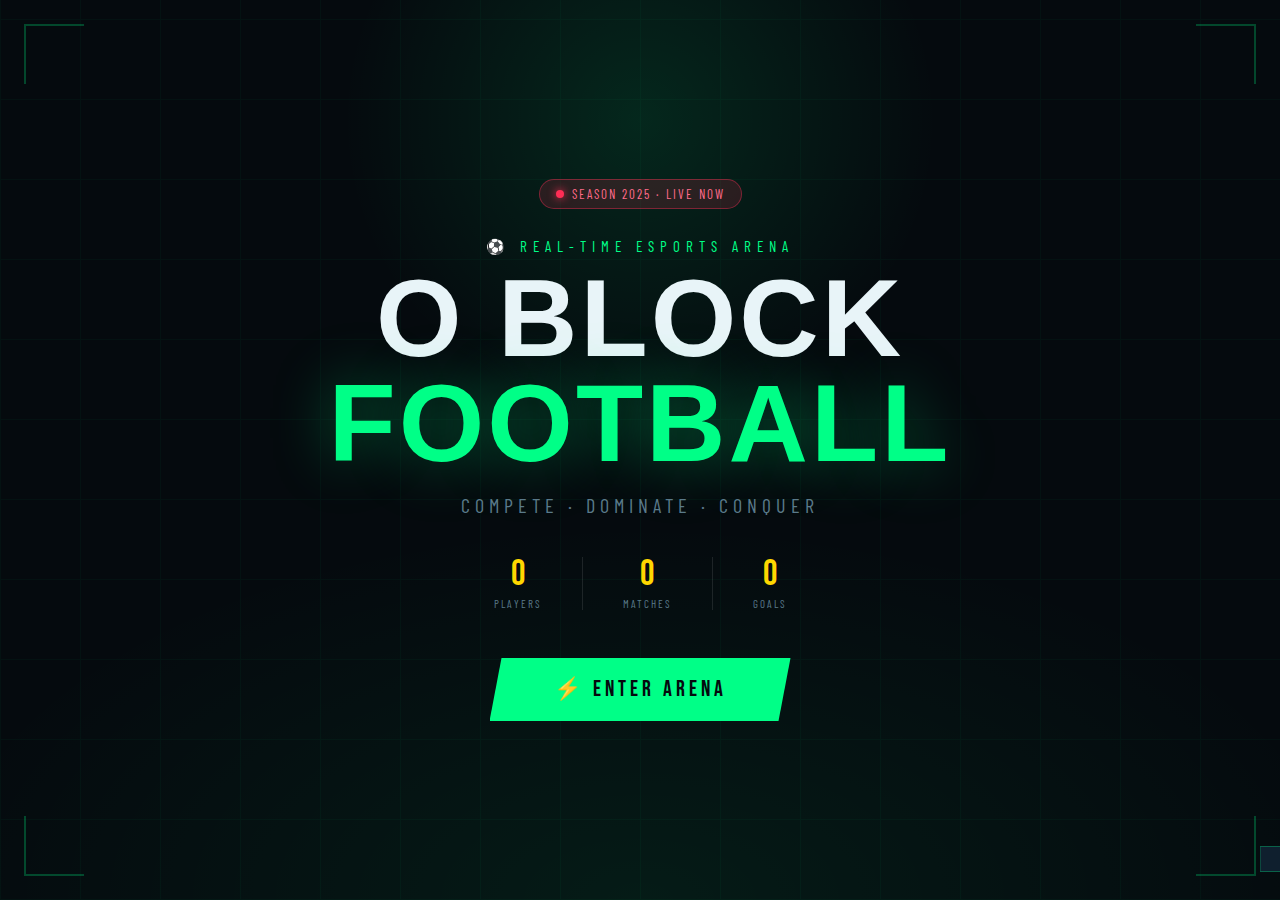
<file: index (4).html>
<!DOCTYPE html>
<html lang="en">
<head>
<meta charset="UTF-8">
<meta name="viewport" content="width=device-width, initial-scale=1.0">
<title>O BLOCK E FOOTBALL | Real-Time Esports Arena</title>
<link href="https://fonts.googleapis.com/css2?family=Permanent+Marker&family=Permanent+Marker&family=Bebas+Neue&family=Barlow+Condensed:wght@400;600;700&family=Barlow:wght@300;400;500&display=swap" rel="stylesheet">
<style>
  :root {
    --green: #00ff87;
    --gold: #ffd700;
    --red: #ff2d55;
    --dark: #050a0e;
    --dark2: #0a1520;
    --dark3: #0f1f2e;
    --text: #e8f4f8;
    --muted: #5a7a8a;
  }

  * { margin: 0; padding: 0; box-sizing: border-box; }

  body {
    font-family: 'Barlow', sans-serif;
    background: var(--dark);
    color: var(--text);
    overflow: hidden;
    height: 100vh;
    width: 100vw;
  }

  .page {
    position: fixed;
    inset: 0;
    display: none;
    flex-direction: column;
    opacity: 0;
    transition: opacity 0.6s ease, transform 0.6s ease;
    transform: translateY(16px);
  }
  .page.active { display: flex; opacity: 1; transform: translateY(0); }
  .page.exit { opacity: 0; transform: translateY(-16px); pointer-events: none; }

  /* ===== PAGE 1: LANDING ===== */
  #page-landing {
    align-items: center;
    justify-content: center;
    background: var(--dark);
    overflow: hidden;
  }

  .field-bg { position: absolute; inset: 0; background: radial-gradient(ellipse 80% 60% at 50% 100%, rgba(0,255,135,0.07) 0%, transparent 70%); }
  .field-lines { position: absolute; inset: 0; opacity: 0.03; background-image: repeating-linear-gradient(90deg, #00ff87 0px, #00ff87 1px, transparent 1px, transparent 80px), repeating-linear-gradient(0deg, #00ff87 0px, #00ff87 1px, transparent 1px, transparent 80px); }
  .spotlight { position: absolute; top: -20%; left: 50%; transform: translateX(-50%); width: 600px; height: 600px; background: radial-gradient(ellipse, rgba(0,255,135,0.12) 0%, transparent 70%); animation: pulseLight 4s ease-in-out infinite; }
  @keyframes pulseLight { 0%,100%{opacity:.6;transform:translateX(-50%) scale(1)}50%{opacity:1;transform:translateX(-50%) scale(1.1)} }

  .particles { position: absolute; inset: 0; overflow: hidden; pointer-events: none; }
  .particle { position: absolute; width: 2px; height: 2px; background: var(--green); border-radius: 50%; animation: floatUp linear infinite; opacity: 0; }
  @keyframes floatUp { 0%{transform:translateY(100vh);opacity:0}10%{opacity:.6}90%{opacity:.3}100%{transform:translateY(-10vh);opacity:0} }

  .corner { position: absolute; width: 60px; height: 60px; border-color: rgba(0,255,135,0.25); border-style: solid; }
  .c-tl{top:24px;left:24px;border-width:2px 0 0 2px}
  .c-tr{top:24px;right:24px;border-width:2px 2px 0 0}
  .c-bl{bottom:24px;left:24px;border-width:0 0 2px 2px}
  .c-br{bottom:24px;right:24px;border-width:0 2px 2px 0}

  .live-badge { display:flex;align-items:center;gap:8px;background:rgba(255,45,85,.15);border:1px solid rgba(255,45,85,.4);padding:6px 16px;border-radius:100px;font-family:'Barlow Condensed',sans-serif;font-size:13px;letter-spacing:2px;color:#ff6b8a;margin-bottom:28px;position:relative;animation:fadeUp 1s ease .2s both; }
  .live-dot { width:8px;height:8px;background:var(--red);border-radius:50%;animation:blink 1.2s ease-in-out infinite;box-shadow:0 0 8px var(--red); }
  @keyframes blink{0%,100%{opacity:1}50%{opacity:.2}}

  .hero-eyebrow { font-family:'Barlow Condensed',sans-serif;font-size:15px;letter-spacing:6px;color:var(--green);text-transform:uppercase;margin-bottom:10px;position:relative;animation:fadeUp 1s ease .4s both; }
  .hero-title { font-family:'Permanent Marker',sans-serif;font-size:clamp(52px,10vw,110px);line-height:.95;text-align:center;letter-spacing:3px;position:relative;animation:fadeUp 1s ease .5s both; }
  .hero-title .t1{display:block;color:var(--text)}
  .hero-title .t2{display:block;color:var(--green);text-shadow:0 0 60px rgba(0,255,135,.4)}
  .hero-tagline { font-family:'Barlow Condensed',sans-serif;font-size:clamp(14px,2.5vw,20px);letter-spacing:5px;color:var(--muted);text-transform:uppercase;margin-top:18px;margin-bottom:40px;position:relative;animation:fadeUp 1s ease .7s both; }

  .hero-stats { display:flex;gap:40px;margin-bottom:48px;position:relative;animation:fadeUp 1s ease .9s both; }
  .hero-stat{text-align:center}
  .h-num{font-family:'Bebas Neue',sans-serif;font-size:36px;color:var(--gold);line-height:1}
  .h-lbl{font-family:'Barlow Condensed',sans-serif;font-size:11px;letter-spacing:2px;color:var(--muted);text-transform:uppercase;margin-top:4px}
  .stat-div{width:1px;background:rgba(255,255,255,.1);align-self:stretch}

  .enter-btn { position:relative;font-family:'Bebas Neue',sans-serif;font-size:22px;letter-spacing:4px;color:var(--dark);background:var(--green);border:none;padding:18px 64px;cursor:pointer;clip-path:polygon(12px 0%,100% 0%,calc(100% - 12px) 100%,0% 100%);transition:all .3s ease;animation:fadeUp 1s ease 1.1s both;overflow:hidden; }
  .enter-btn::before{content:'';position:absolute;inset:0;background:rgba(255,255,255,.2);transform:translateX(-100%);transition:transform .4s ease}
  .enter-btn:hover::before{transform:translateX(0)}
  .enter-btn:hover{transform:translateY(-3px);box-shadow:0 10px 40px rgba(0,255,135,.4)}

  @keyframes fadeUp{from{opacity:0;transform:translateY(20px)}to{opacity:1;transform:translateY(0)}}

  /* ===== SHARED NAVBAR ===== */
  .navbar { display:flex;align-items:center;justify-content:space-between;padding:0 28px;height:54px;background:rgba(3,2,1,.97);border-bottom:1px solid rgba(255,80,20,.12);flex-shrink:0;position:relative;z-index:2; }
  .nav-logo { font-family:'Permanent Marker',cursive;font-size:18px;letter-spacing:2px;color:var(--green);cursor:pointer; }
  .nav-logo span{color:var(--text)}
  .nav-tabs{display:flex;gap:4px}
  .nav-tab { font-family:'Barlow Condensed',sans-serif;font-size:12px;letter-spacing:2px;padding:6px 16px;background:transparent;border:1px solid rgba(0,255,135,.15);color:var(--muted);cursor:pointer;text-transform:uppercase;transition:all .2s; }
  .nav-tab:hover,.nav-tab.on{border-color:var(--green);color:var(--green);background:rgba(0,255,135,.06)}
  .nav-live{display:flex;align-items:center;gap:8px;font-family:'Barlow Condensed',sans-serif;font-size:12px;letter-spacing:2px;color:var(--red)}

  /* ===== PAGE 2: ARENA ===== */

  /* Star field */
  .stars-canvas {
    position: absolute;
    inset: 0;
    pointer-events: none;
    z-index: 0;
  }

  /* Mars horizon glow */
  .mars-horizon {
    position: absolute;
    bottom: 0;
    left: 0;
    right: 0;
    height: 120px;
    background: linear-gradient(to top, rgba(200,50,10,0.12) 0%, transparent 100%);
    pointer-events: none;
    z-index: 0;
  }

  /* Mars dust particles */
  .dust {
    position: absolute;
    border-radius: 50%;
    background: rgba(255,120,40,0.4);
    pointer-events: none;
    animation: dustFloat linear infinite;
    z-index: 0;
  }

  @keyframes dustFloat {
    0%   { transform: translateX(0) translateY(0); opacity: 0; }
    10%  { opacity: 0.5; }
    90%  { opacity: 0.2; }
    100% { transform: translateX(60px) translateY(-80px); opacity: 0; }
  }

  /* Leaderboard table on space bg */
  .lb-table th { background: rgba(2,4,8,0.9); }
  .lb-table tr:hover td { background: rgba(255,80,20,.06); }

  /* Badge colors - keep green for live */
  .gcell { color: #ff7a30 !important; text-shadow: 0 0 8px rgba(255,100,20,.4); }
  .b-red { background:rgba(255,45,85,.15);border:1px solid rgba(255,45,85,.3);color:var(--red) }

  /* Arena panel border mars */
  .apanel:last-of-type { border-right: none; }

  #page-arena {
    background: #020408;
    position: relative;
  }

  /* Mars/Space atmosphere */
  #page-arena::before {
    content: '';
    position: absolute;
    inset: 0;
    background:
      radial-gradient(ellipse 70% 50% at 50% 0%, rgba(255,80,20,0.13) 0%, transparent 60%),
      radial-gradient(ellipse 40% 60% at 90% 50%, rgba(180,40,255,0.08) 0%, transparent 60%),
      radial-gradient(ellipse 50% 40% at 10% 60%, rgba(255,120,0,0.07) 0%, transparent 60%),
      radial-gradient(ellipse 80% 30% at 50% 100%, rgba(200,60,10,0.1) 0%, transparent 70%);
    pointer-events: none;
    z-index: 0;
    animation: auroraShift 12s ease-in-out infinite alternate;
  }

  #page-arena::after {
    content: '';
    position: absolute;
    inset: 0;
    background-image: radial-gradient(1px 1px at var(--x,50%) var(--y,50%), rgba(255,255,255,0.8) 0%, transparent 100%);
    pointer-events: none;
    z-index: 0;
  }

  @keyframes auroraShift {
    0%   { opacity: 0.7; transform: scale(1); }
    50%  { opacity: 1;   transform: scale(1.04); }
    100% { opacity: 0.8; transform: scale(1.01); }
  }

  .stats-bar { display:grid;grid-template-columns:repeat(3,1fr);gap:1px;background:rgba(255,80,20,.08);border-bottom:1px solid rgba(255,80,20,.15);flex-shrink:0;position:relative;z-index:1; }
  .sbar-item { padding:8px 20px;background:rgba(15,6,2,0.85); }
  .sbar-num{font-family:'Bebas Neue',sans-serif;font-size:26px;color:#ff6a20;line-height:1;text-shadow:0 0 12px rgba(255,100,20,.5)}
  .sbar-lbl{font-family:'Barlow Condensed',sans-serif;font-size:10px;letter-spacing:2px;color:var(--muted);text-transform:uppercase}

  .arena-grid { flex:1;display:grid;grid-template-columns:1fr 1fr 300px;overflow:hidden;position:relative;z-index:1; }

  .apanel { padding:18px 22px;border-right:1px solid rgba(255,120,40,.1);display:flex;flex-direction:column;overflow:hidden;background:rgba(2,4,8,0.6);backdrop-filter:blur(12px); }
  .ptitle { font-family:'Bebas Neue',sans-serif;font-size:20px;letter-spacing:2px;color:var(--text);margin-bottom:3px;display:flex;align-items:center;gap:8px;flex-shrink:0; }
  .psub { font-family:'Barlow Condensed',sans-serif;font-size:10px;letter-spacing:2px;color:var(--muted);text-transform:uppercase;margin-bottom:14px;flex-shrink:0; }

  .badge{font-family:'Barlow Condensed',sans-serif;font-size:10px;letter-spacing:2px;padding:2px 8px;border-radius:100px;text-transform:uppercase}
  .b-red{background:rgba(255,45,85,.15);border:1px solid rgba(255,45,85,.3);color:var(--red)}
  .b-grn{background:rgba(0,255,135,.1);border:1px solid rgba(0,255,135,.2);color:var(--green)}

  .scroll-wrap { flex:1;overflow-y:auto;scrollbar-width:thin;scrollbar-color:rgba(0,255,135,.2) transparent; }

  .lb-table{width:100%;border-collapse:collapse}
  .lb-table th{font-family:'Barlow Condensed',sans-serif;font-size:10px;letter-spacing:2px;color:var(--muted);text-transform:uppercase;padding:5px 9px;border-bottom:1px solid rgba(255,255,255,.05);text-align:left;position:sticky;top:0;background:var(--dark)}
  .lb-table th:not(:first-child):not(:nth-child(2)){text-align:center}
  .lb-table td{padding:10px 9px;border-bottom:1px solid rgba(255,255,255,.03);font-size:13px;transition:background .15s}
  .lb-table td:not(:first-child):not(:nth-child(2)){text-align:center}
  .lb-table tr:hover td{background:rgba(0,255,135,.04)}
  .rnk{font-family:'Bebas Neue',sans-serif;font-size:17px;color:var(--muted);width:28px}
  .rnk.g{color:var(--gold)}.rnk.s{color:#c0c0c0}.rnk.b{color:#cd7f32}
  .pname{font-weight:500}
  .gcell{font-family:'Bebas Neue',sans-serif;font-size:17px;color:var(--green)}
  .pcell{font-family:'Bebas Neue',sans-serif;font-size:17px;color:var(--gold)}

  .empty{text-align:center;padding:36px 16px;font-family:'Barlow Condensed',sans-serif;font-size:12px;letter-spacing:2px;color:var(--muted);text-transform:uppercase}

  .match-item{display:flex;align-items:center;justify-content:space-between;padding:10px 12px;background:rgba(255,255,255,.02);border:1px solid rgba(255,255,255,.04);margin-bottom:5px}
  .mscore{font-family:'Bebas Neue',sans-serif;font-size:18px;color:var(--green);letter-spacing:2px;text-align:center;min-width:46px}
  .mplayer{font-size:12px;flex:1}
  .mplayer.r{text-align:right}

  .reg-panel{background:rgba(12,5,2,0.75);backdrop-filter:blur(16px);border-left:1px solid rgba(255,100,30,.1);display:flex;flex-direction:column;overflow:hidden}
  .reg-top{padding:18px;border-bottom:1px solid rgba(255,255,255,.05);flex-shrink:0}
  .form-label{font-family:'Barlow Condensed',sans-serif;font-size:10px;letter-spacing:2px;color:var(--muted);text-transform:uppercase;display:block;margin-bottom:5px}
  .form-input{width:100%;background:rgba(255,255,255,.04);border:1px solid rgba(255,255,255,.1);color:var(--text);font-family:'Barlow',sans-serif;font-size:13px;padding:8px 11px;outline:none;transition:border-color .2s;margin-bottom:9px}
  .form-input:focus{border-color:rgba(0,255,135,.4)}
  .btn-grn{width:100%;font-family:'Bebas Neue',sans-serif;font-size:15px;letter-spacing:3px;padding:11px;background:var(--green);color:var(--dark);border:none;cursor:pointer;clip-path:polygon(7px 0%,100% 0%,calc(100% - 7px) 100%,0% 100%);transition:all .2s}
  .btn-grn:hover{background:#00e878;transform:translateY(-1px)}

  .plist-wrap{flex:1;overflow-y:auto;padding:12px;scrollbar-width:thin;scrollbar-color:rgba(0,255,135,.2) transparent}
  .pitem{display:flex;align-items:center;justify-content:space-between;padding:8px 10px;background:rgba(255,255,255,.03);border:1px solid rgba(255,255,255,.04);margin-bottom:4px}
  .pitem-name{font-size:13px;font-weight:500}
  .pitem-stats{font-family:'Barlow Condensed',sans-serif;font-size:11px;color:var(--muted);letter-spacing:1px}

  .ticker{background:rgba(255,70,10,.05);border-top:1px solid rgba(255,80,20,.12);padding:7px 0;overflow:hidden;white-space:nowrap;flex-shrink:0;position:relative;z-index:1}
  .ticker-inner{display:inline-block;animation:tickerMove 35s linear infinite;font-family:'Barlow Condensed',sans-serif;font-size:12px;letter-spacing:2px;color:#ff7030;text-transform:uppercase;text-shadow:0 0 10px rgba(255,100,30,.4)}
  @keyframes tickerMove{from{transform:translateX(100vw)}to{transform:translateX(-100%)}}

  /* ===== PAGE 3: ADMIN ===== */
  #page-admin{background:var(--dark)}

  .admin-grid{flex:1;display:grid;grid-template-columns:1fr 1fr;overflow:hidden}

  .admin-left{padding:28px;display:flex;flex-direction:column;overflow:hidden;border-right:1px solid rgba(255,255,255,.05)}
  .admin-right{background:var(--dark2);padding:28px;display:flex;flex-direction:column;overflow:hidden}

  /* Login card */
  .login-wrap{flex:1;display:flex;align-items:center;justify-content:center}
  .login-card{background:var(--dark2);border:1px solid rgba(0,255,135,.12);padding:40px;width:100%;max-width:380px}
  .ltitle{font-family:'Bebas Neue',sans-serif;font-size:30px;letter-spacing:2px;margin-bottom:4px}
  .lsub{font-family:'Barlow Condensed',sans-serif;font-size:11px;letter-spacing:2px;color:var(--muted);text-transform:uppercase;margin-bottom:26px}
  .inp-wrap{position:relative;margin-bottom:12px}
  .inp-wrap .form-input{margin-bottom:0;padding-right:40px}
  .tog-pass{position:absolute;right:10px;top:50%;transform:translateY(-50%);background:none;border:none;color:var(--muted);cursor:pointer;font-size:14px}

  /* Admin active */
  .admin-active-view{display:none;flex-direction:column;height:100%;overflow:hidden}
  .admin-topbar{display:flex;align-items:center;justify-content:space-between;padding-bottom:14px;margin-bottom:18px;border-bottom:1px solid rgba(0,255,135,.1);flex-shrink:0}
  .admin-who{display:flex;align-items:center;gap:8px;font-family:'Barlow Condensed',sans-serif;font-size:13px;letter-spacing:2px;color:var(--green);text-transform:uppercase}
  .btn-logout{font-family:'Barlow Condensed',sans-serif;font-size:11px;letter-spacing:2px;padding:6px 14px;background:transparent;border:1px solid rgba(255,45,85,.3);color:var(--red);cursor:pointer;text-transform:uppercase;transition:all .2s}
  .btn-logout:hover{background:rgba(255,45,85,.1)}

  /* Match form */
  .match-form-wrap{flex:1;overflow-y:auto}
  .vs-row{display:grid;grid-template-columns:1fr auto 1fr;gap:14px;align-items:end;margin-bottom:14px}
  .vs-txt{font-family:'Bebas Neue',sans-serif;font-size:24px;color:var(--muted);text-align:center;padding-bottom:8px}
  .form-select{width:100%;background:rgba(255,255,255,.04);border:1px solid rgba(255,255,255,.1);color:var(--text);font-family:'Barlow',sans-serif;font-size:13px;padding:8px 11px;outline:none;transition:border-color .2s}
  .form-select:focus{border-color:rgba(0,255,135,.4)}
  .form-select option{background:var(--dark2)}
  .score-row{display:grid;grid-template-columns:1fr auto 1fr;gap:12px;align-items:center;margin-bottom:14px}
  .score-inp{font-family:'Bebas Neue',sans-serif;font-size:40px;text-align:center;background:rgba(255,255,255,.04);border:1px solid rgba(255,255,255,.1);color:var(--green);padding:10px;outline:none;width:100%}
  .scolon{font-family:'Bebas Neue',sans-serif;font-size:40px;color:var(--muted);text-align:center}

  .del-btn{font-family:'Barlow Condensed',sans-serif;font-size:11px;letter-spacing:1px;padding:4px 10px;background:transparent;border:1px solid rgba(255,45,85,.3);color:var(--red);cursor:pointer;transition:all .2s}
  .del-btn:hover{background:rgba(255,45,85,.15)}

  /* Modal */
  .modal-overlay{display:none;position:fixed;inset:0;background:rgba(0,0,0,.85);z-index:999;align-items:center;justify-content:center;backdrop-filter:blur(4px)}
  .modal-overlay.open{display:flex;animation:mfade .2s ease}
  @keyframes mfade{from{opacity:0}to{opacity:1}}
  .modal{background:var(--dark2);border:1px solid rgba(255,45,85,.2);padding:36px;width:90%;max-width:360px;animation:mslide .3s ease}
  @keyframes mslide{from{opacity:0;transform:scale(.96) translateY(10px)}to{opacity:1;transform:scale(1) translateY(0)}}
  .modal-title{font-family:'Bebas Neue',sans-serif;font-size:26px;letter-spacing:2px;color:var(--red);margin-bottom:8px}
  .modal-desc{font-size:13px;color:var(--muted);margin-bottom:24px}
  .modal-acts{display:flex;gap:10px}
  .btn-cancel{flex:1;font-family:'Barlow Condensed',sans-serif;font-size:13px;letter-spacing:2px;padding:11px;background:transparent;border:1px solid rgba(255,255,255,.1);color:var(--muted);cursor:pointer;text-transform:uppercase}
  .btn-del{flex:1;font-family:'Barlow Condensed',sans-serif;font-size:13px;letter-spacing:2px;padding:11px;background:var(--red);border:none;color:white;cursor:pointer;text-transform:uppercase}

  .toast{position:fixed;bottom:28px;right:28px;background:var(--dark3);border:1px solid rgba(0,255,135,.3);padding:12px 18px;font-family:'Barlow Condensed',sans-serif;font-size:13px;letter-spacing:1px;color:var(--green);z-index:9999;transform:translateX(120%);transition:transform .4s ease}
  .toast.show{transform:translateX(0)}
  .toast.err{border-color:rgba(255,45,85,.3);color:var(--red)}
</style>
</head>
<body>

<!-- PAGE 1: LANDING -->
<div class="page active" id="page-landing">
  <div class="field-bg"></div>
  <div class="field-lines"></div>
  <div class="spotlight"></div>
  <div class="particles" id="particles"></div>
  <div class="corner c-tl"></div><div class="corner c-tr"></div>
  <div class="corner c-bl"></div><div class="corner c-br"></div>

  <div class="live-badge"><div class="live-dot"></div> SEASON 2025 · LIVE NOW</div>
  <p class="hero-eyebrow">⚽ Real-Time Esports Arena</p>
  <h1 class="hero-title"><span class="t1">O BLOCK</span><span class="t2">FOOTBALL</span></h1>
  <p class="hero-tagline">Compete · Dominate · Conquer</p>

  <div class="hero-stats">
    <div class="hero-stat"><div class="h-num" id="l-p">0</div><div class="h-lbl">Players</div></div>
    <div class="stat-div"></div>
    <div class="hero-stat"><div class="h-num" id="l-m">0</div><div class="h-lbl">Matches</div></div>
    <div class="stat-div"></div>
    <div class="hero-stat"><div class="h-num" id="l-g">0</div><div class="h-lbl">Goals</div></div>
  </div>

  <button class="enter-btn" onclick="goTo('arena')">⚡ ENTER ARENA</button>
</div>

<!-- PAGE 2: ARENA -->
<!-- Stars injected by script -->
<div class="page" id="page-arena">
  <nav class="navbar">
    <div class="nav-logo" onclick="goTo('landing')"><span>O BLOCK</span> E FOOTBALL</div>
    <div class="nav-tabs">
      <button class="nav-tab on">⚽ ARENA</button>
      <button class="nav-tab" onclick="goTo('admin')">🛡️ ADMIN</button>
    </div>
    <div class="nav-live"><div class="live-dot"></div> LIVE</div>
  </nav>

  <div class="stats-bar">
    <div class="sbar-item"><div class="sbar-num" id="a-p">0</div><div class="sbar-lbl">Players</div></div>
    <div class="sbar-item"><div class="sbar-num" id="a-m">0</div><div class="sbar-lbl">Matches</div></div>
    <div class="sbar-item"><div class="sbar-num" id="a-g">0</div><div class="sbar-lbl">Goals</div></div>
  </div>

  <div class="arena-grid">
    <!-- Leaderboard -->
    <div class="apanel">
      <div class="ptitle">🏆 LEADERBOARD <span class="badge b-red">Live</span></div>
      <div class="psub">Goals · GD · Points</div>
      <div class="scroll-wrap">
        <table class="lb-table">
          <thead><tr><th>#</th><th>Player</th><th>M</th><th>G</th><th>GD</th><th>PTS</th></tr></thead>
          <tbody id="lb-body"><tr><td colspan="6"><div class="empty">Register players to see rankings</div></td></tr></tbody>
        </table>
      </div>
    </div>

    <!-- Recent Matches -->
    <div class="apanel">
      <div class="ptitle">⚡ RECENT MATCHES</div>
      <div class="psub">Latest results</div>
      <div class="scroll-wrap" id="matches-list">
        <div class="empty">No matches played yet</div>
      </div>
    </div>

    <!-- Register + Players -->
    <div class="reg-panel">
      <div class="reg-top">
        <div class="ptitle" style="margin-bottom:12px;font-size:17px;">JOIN THE ARENA</div>
        <label class="form-label">Full Name</label>
        <input type="text" class="form-input" id="reg-name" placeholder="Enter your name...">
        <button class="btn-grn" onclick="registerPlayer()">⚡ REGISTER PLAYER</button>
      </div>
      <div style="padding:10px 14px 7px;flex-shrink:0;border-bottom:1px solid rgba(255,255,255,.05)">
        <div class="ptitle" style="font-size:16px;">PLAYERS <span class="badge b-grn" id="p-cnt">0</span></div>
      </div>
      <div class="plist-wrap"><div id="p-list"><div class="empty">No players yet</div></div></div>
    </div>
  </div>

  <div class="ticker"><span class="ticker-inner" id="ticker-txt">⚡ LIVE SCORES UPDATING IN REAL TIME &nbsp;&nbsp;&nbsp; 🏆 O BLOCK E FOOTBALL ARENA &nbsp;&nbsp;&nbsp; 🔥 SEASON 2025 IS LIVE &nbsp;&nbsp;&nbsp; ⚽ REGISTER NOW TO COMPETE &nbsp;&nbsp;&nbsp;</span></div>
</div>

<!-- PAGE 3: ADMIN -->
<div class="page" id="page-admin">
  <nav class="navbar">
    <div class="nav-logo" onclick="goTo('landing')"><span>O BLOCK</span> E FOOTBALL</div>
    <div class="nav-tabs">
      <button class="nav-tab" onclick="goTo('arena')">⚽ ARENA</button>
      <button class="nav-tab on">🛡️ ADMIN</button>
    </div>
    <div class="nav-live"><div class="live-dot"></div> LIVE</div>
  </nav>

  <div class="admin-grid">

    <!-- Left: Login / Match form -->
    <div class="admin-left">

      <!-- LOGIN -->
      <div class="login-wrap" id="login-screen">
        <div class="login-card">
          <div class="ltitle">🛡️ ADMIN LOGIN</div>
          <div class="lsub">Restricted Access — Authorized Only</div>
          <label class="form-label">Email Address</label>
          <input type="email" class="form-input" id="a-email" placeholder="your@email.com">
          <label class="form-label">Password</label>
          <div class="inp-wrap">
            <input type="password" class="form-input" id="a-pass" placeholder="••••••••" onkeydown="if(event.key==='Enter')doLogin()">
            <button class="tog-pass" onclick="togglePass()">👁</button>
          </div>
          <button class="btn-grn" style="margin-top:6px" onclick="doLogin()">🔐 AUTHENTICATE</button>
        </div>
      </div>

      <!-- ADMIN ACTIVE -->
      <div id="admin-view" class="admin-active-view">
        <div class="admin-topbar">
          <div class="admin-who"><div class="live-dot"></div> Admin Active</div>
          <button class="btn-logout" onclick="doLogout()">LOGOUT</button>
        </div>
        <div class="ptitle" style="margin-bottom:3px">UPDATE MATCH SCORE</div>
        <div class="psub">Select players and enter goals scored</div>
        <div class="match-form-wrap">
          <div class="vs-row">
            <div><label class="form-label">Player A</label><select class="form-select" id="pA"></select></div>
            <div class="vs-txt">VS</div>
            <div><label class="form-label">Player B</label><select class="form-select" id="pB"></select></div>
          </div>
          <div class="score-row">
            <input type="number" class="score-inp" id="gA" value="0" min="0">
            <div class="scolon">:</div>
            <input type="number" class="score-inp" id="gB" value="0" min="0">
          </div>
          <button class="btn-grn" onclick="submitResult()">⚡ SUBMIT RESULT</button>
        </div>
      </div>

    </div>

    <!-- Right: Player management -->
    <div class="admin-right">
      <div class="ptitle" style="margin-bottom:3px">PLAYER MANAGEMENT</div>
      <div class="psub">View and remove players</div>
      <div class="scroll-wrap" id="admin-plist">
        <div class="empty">No players registered</div>
      </div>
    </div>

  </div>
</div>

<!-- Confirm delete modal -->
<div class="modal-overlay" id="del-modal">
  <div class="modal">
    <div class="modal-title">⚠️ CONFIRM DELETE</div>
    <div class="modal-desc" id="del-desc">Remove this player?</div>
    <div class="modal-acts">
      <button class="btn-cancel" onclick="closeConfirm()">CANCEL</button>
      <button class="btn-del" onclick="confirmDelete()">🗑️ DELETE</button>
    </div>
  </div>
</div>

<div class="toast" id="toast"><span id="toast-msg"></span></div>

<script>
let players = JSON.parse(localStorage.getItem('oblock_players')||'[]');
let matches = JSON.parse(localStorage.getItem('oblock_matches')||'[]');
let isAdmin = false;
let delTarget = null;

// Navigation
function goTo(p) {
  const cur = document.querySelector('.page.active');
  const nxt = document.getElementById('page-' + p);
  if (!nxt || cur === nxt) return;
  cur.classList.add('exit');
  setTimeout(() => {
    cur.classList.remove('active','exit');
    nxt.classList.add('active');
    if (p === 'arena') renderArena();
    if (p === 'admin') renderAdmin();
    if (p === 'landing') animateLanding();
  }, 400);
}

// Particles
function initParticles() {
  const c = document.getElementById('particles');
  for (let i = 0; i < 18; i++) {
    const p = document.createElement('div');
    p.className = 'particle';
    p.style.left = Math.random()*100+'%';
    p.style.animationDuration = (7+Math.random()*10)+'s';
    p.style.animationDelay = (Math.random()*8)+'s';
    const s = (1+Math.random()*2)+'px';
    p.style.width = p.style.height = s;
    c.appendChild(p);
  }
}

function animCount(el, target) {
  let v = 0;
  const step = Math.max(1, Math.ceil(target/40));
  const t = setInterval(() => { v = Math.min(v+step, target); el.textContent = v; if (v >= target) clearInterval(t); }, 30);
}

function animateLanding() {
  const g = players.reduce((s,p) => s+(p.goals||0), 0);
  setTimeout(() => animCount(document.getElementById('l-p'), players.length), 300);
  setTimeout(() => animCount(document.getElementById('l-m'), matches.length), 500);
  setTimeout(() => animCount(document.getElementById('l-g'), g), 700);
}

// Register
function registerPlayer() {
  const name = document.getElementById('reg-name').value.trim();
  if (!name) return toast('Enter a player name', true);
  if (players.find(p => p.name.toLowerCase() === name.toLowerCase())) return toast('Player already exists', true);
  players.push({ name, matches:0, goals:0, goalsFor:0, goalsAgainst:0, points:0 });
  save(); document.getElementById('reg-name').value = '';
  renderArena(); renderAdmin();
  toast('⚡ ' + name + ' joined the arena!');
}

function sorted() {
  return [...players].sort((a,b) => {
    if ((b.goals||0) !== (a.goals||0)) return (b.goals||0)-(a.goals||0);
    const ga=(a.goalsFor||0)-(a.goalsAgainst||0), gb=(b.goalsFor||0)-(b.goalsAgainst||0);
    if (gb !== ga) return gb-ga;
    return (b.points||0)-(a.points||0);
  });
}

function renderArena() {
  const g = players.reduce((s,p) => s+(p.goals||0), 0);
  document.getElementById('a-p').textContent = players.length;
  document.getElementById('a-m').textContent = matches.length;
  document.getElementById('a-g').textContent = g;

  // Leaderboard
  const tbody = document.getElementById('lb-body');
  if (!players.length) {
    tbody.innerHTML = '<tr><td colspan="6"><div class="empty">Register players to see rankings</div></td></tr>';
  } else {
    tbody.innerHTML = sorted().map((p,i) => {
      const rc = i===0?'g':i===1?'s':i===2?'b':'';
      const gd = (p.goalsFor||0)-(p.goalsAgainst||0);
      return `<tr><td class="rnk ${rc}">${i+1}</td><td class="pname">${p.name}</td><td>${p.matches||0}</td><td class="gcell">${p.goals||0}</td><td style="color:var(--muted);font-family:'Barlow Condensed';font-size:12px">${gd>0?'+'+gd:gd}</td><td class="pcell">${p.points||0}</td></tr>`;
    }).join('');
  }

  // Matches
  const ml = document.getElementById('matches-list');
  if (!matches.length) { ml.innerHTML = '<div class="empty">No matches played yet</div>'; }
  else { ml.innerHTML = [...matches].reverse().slice(0,20).map(m => `<div class="match-item"><div class="mplayer">${m.playerA}</div><div class="mscore">${m.goalsA}—${m.goalsB}</div><div class="mplayer r">${m.playerB}</div></div>`).join(''); }

  // Players
  document.getElementById('p-cnt').textContent = players.length;
  const pl = document.getElementById('p-list');
  if (!players.length) { pl.innerHTML = '<div class="empty">No players yet</div>'; }
  else { pl.innerHTML = players.map(p => `<div class="pitem"><div><div class="pitem-name">${p.name}</div><div class="pitem-stats">${p.matches||0} M · ${p.goals||0} G · ${p.points||0} PTS</div></div></div>`).join(''); }

  // Ticker
  if (players.length > 0) {
    const top = sorted()[0];
    document.getElementById('ticker-txt').textContent = `⚡ LIVE SCORES UPDATING   🏆 LEADER: ${top.name.toUpperCase()} — ${top.goals||0} GOALS   🔥 SEASON 2025 IS LIVE   ⚽ REGISTER NOW   🏅 CLAIM YOUR GLORY   `;
  }
}

function renderAdmin() {
  const opts = players.map((p,i) => `<option value="${i}">${p.name}</option>`).join('');
  const blank = '<option value="">— Select Player —</option>';
  document.getElementById('pA').innerHTML = blank + opts;
  document.getElementById('pB').innerHTML = blank + opts;

  const apl = document.getElementById('admin-plist');
  if (!players.length) { apl.innerHTML = '<div class="empty">No players registered</div>'; return; }
  apl.innerHTML = players.map((p,i) => `
    <div class="pitem">
      <div><div class="pitem-name">${p.name}</div><div class="pitem-stats">${p.matches||0} M · ${p.goals||0} G · ${p.points||0} PTS</div></div>
      ${isAdmin ? `<button class="del-btn" onclick="askDelete(${i})">REMOVE</button>` : '<span style="font-family:\'Barlow Condensed\';font-size:10px;color:var(--muted);letter-spacing:1px">LOGIN TO MANAGE</span>'}
    </div>
  `).join('');
}

function submitResult() {
  const iA = document.getElementById('pA').value;
  const iB = document.getElementById('pB').value;
  const gA = parseInt(document.getElementById('gA').value)||0;
  const gB = parseInt(document.getElementById('gB').value)||0;
  if (!iA||!iB) return toast('Select both players', true);
  if (iA===iB) return toast('Select different players', true);
  const pA = players[iA], pB = players[iB];
  pA.matches=(pA.matches||0)+1; pB.matches=(pB.matches||0)+1;
  pA.goals=(pA.goals||0)+gA; pB.goals=(pB.goals||0)+gB;
  pA.goalsFor=(pA.goalsFor||0)+gA; pB.goalsFor=(pB.goalsFor||0)+gB;
  pA.goalsAgainst=(pA.goalsAgainst||0)+gB; pB.goalsAgainst=(pB.goalsAgainst||0)+gA;
  if (gA>gB) pA.points=(pA.points||0)+3;
  else if (gB>gA) pB.points=(pB.points||0)+3;
  else { pA.points=(pA.points||0)+1; pB.points=(pB.points||0)+1; }
  matches.push({ playerA:pA.name, playerB:pB.name, goalsA:gA, goalsB:gB });
  save();
  document.getElementById('gA').value=0; document.getElementById('gB').value=0;
  renderAdmin();
  toast(`✓ ${pA.name} ${gA} — ${gB} ${pB.name}`);
}

function doLogin() {
  const e = document.getElementById('a-email').value;
  const p = document.getElementById('a-pass').value;
  if (e==='kipkiruileonard20@gmail.com' && p==='Leon123#') {
    isAdmin = true;
    document.getElementById('login-screen').style.display = 'none';
    document.getElementById('admin-view').style.display = 'flex';
    renderAdmin(); toast('🛡️ Admin access granted');
  } else toast('Invalid credentials', true);
}

function doLogout() {
  isAdmin = false;
  document.getElementById('login-screen').style.display = 'flex';
  document.getElementById('admin-view').style.display = 'none';
  renderAdmin(); toast('Logged out');
}

function togglePass() {
  const f = document.getElementById('a-pass');
  f.type = f.type==='password'?'text':'password';
}

function askDelete(i) {
  delTarget = i;
  document.getElementById('del-desc').textContent = `Remove "${players[i].name}" from the arena? This cannot be undone.`;
  document.getElementById('del-modal').classList.add('open');
}
function closeConfirm() { delTarget=null; document.getElementById('del-modal').classList.remove('open'); }
function confirmDelete() {
  if (delTarget===null) return;
  const name = players[delTarget].name;
  players.splice(delTarget,1); save(); closeConfirm(); renderAdmin();
  toast(name+' removed');
}

document.getElementById('del-modal').addEventListener('click', function(e) { if (e.target===this) closeConfirm(); });

function save() {
  localStorage.setItem('oblock_players', JSON.stringify(players));
  localStorage.setItem('oblock_matches', JSON.stringify(matches));
}

function toast(msg, err=false) {
  const t = document.getElementById('toast');
  document.getElementById('toast-msg').textContent = msg;
  t.className = 'toast'+(err?' err':'');
  t.classList.add('show');
  setTimeout(() => t.classList.remove('show'), 3000);
}

initParticles();
animateLanding();

function initSpaceArena() {
  const page = document.getElementById('page-arena');
  const canvas = document.createElement('canvas');
  canvas.style.cssText = 'position:absolute;inset:0;width:100%;height:100%;pointer-events:none;z-index:0;';
  page.insertBefore(canvas, page.firstChild);

  function resize() {
    canvas.width = page.offsetWidth;
    canvas.height = page.offsetHeight;
  }
  resize();
  window.addEventListener('resize', resize);
  const ctx = canvas.getContext('2d');

  // Stars
  const stars = Array.from({length:250}, () => ({
    x: Math.random(), y: Math.random(),
    r: 0.3 + Math.random() * 1.2,
    twinkle: Math.random() * Math.PI * 2,
    speed: 0.01 + Math.random() * 0.02
  }));

  // Moon (large, top-right area, partially visible)
  const moon = { x: 0.78, y: 0.18, r: 90 };

  // Landing pads on moon surface line
  const pads = [
    { x: 0.15, label: 'PAD A' },
    { x: 0.50, label: 'PAD B' },
    { x: 0.82, label: 'PAD C' },
  ];

  // Rockets
  function makeRocket(padIndex) {
    const pad = pads[padIndex];
    return {
      padIndex,
      x: pad.x,
      startY: -0.12,
      y: -0.12 - Math.random() * 0.4,
      targetY: 0.0,  // will be set to ground
      speed: 0.0008 + Math.random() * 0.0006,
      landed: false,
      landedTimer: 0,
      flame: 1,
      smoke: [],
      width: 11,
      height: 38,
      glowAlpha: 0,
    };
  }

  let rockets = [makeRocket(0), makeRocket(1), makeRocket(2)];
  rockets[1].y = -0.3;
  rockets[2].y = -0.55;

  // Exhaust particles
  function addSmoke(r, cx, cy) {
    for (let i = 0; i < 3; i++) {
      r.smoke.push({
        x: cx + (Math.random()-0.5)*8,
        y: cy,
        vx: (Math.random()-0.5)*0.6,
        vy: 0.4 + Math.random()*0.8,
        life: 1,
        size: 3 + Math.random()*5
      });
    }
  }

  function drawRocket(r, W, H) {
    const groundY = H * 0.88;
    r.targetY = groundY / H - r.height / H / 2 - 0.01;

    if (!r.landed) {
      r.y += r.speed;
      if (r.y >= r.targetY) {
        r.y = r.targetY;
        r.landed = true;
        r.glowAlpha = 1;
      }
    } else {
      r.landedTimer++;
      if (r.landedTimer > 280) {
        // Relaunch
        const pi = r.padIndex;
        rockets[rockets.indexOf(r)] = makeRocket(pi);
        return;
      }
      r.glowAlpha = Math.max(0, 1 - r.landedTimer / 60);
    }

    const cx = r.x * W;
    const cy = r.y * H;
    const w = r.width, h = r.height;

    // Flame / exhaust
    if (!r.landed || r.landedTimer < 20) {
      addSmoke(r, cx, cy + h/2);
      // Flame
      const fh = 18 + Math.random()*14;
      const flameGrad = ctx.createLinearGradient(0, cy+h/2, 0, cy+h/2+fh);
      flameGrad.addColorStop(0, 'rgba(255,220,60,0.95)');
      flameGrad.addColorStop(0.4, 'rgba(255,100,20,0.8)');
      flameGrad.addColorStop(1, 'rgba(255,40,0,0)');
      ctx.beginPath();
      ctx.moveTo(cx - w*0.25, cy + h/2);
      ctx.quadraticCurveTo(cx, cy + h/2 + fh * 0.6, cx, cy + h/2 + fh);
      ctx.quadraticCurveTo(cx, cy + h/2 + fh * 0.6, cx + w*0.25, cy + h/2);
      ctx.fillStyle = flameGrad;
      ctx.fill();

      // Side thrusters (landing legs style)
      [-1, 1].forEach(side => {
        const sfh = 8 + Math.random()*6;
        const sg = ctx.createLinearGradient(0, cy+h*0.35, 0, cy+h*0.35+sfh);
        sg.addColorStop(0, 'rgba(255,180,60,0.7)');
        sg.addColorStop(1, 'rgba(255,60,0,0)');
        ctx.beginPath();
        ctx.moveTo(cx + side*w*0.5, cy + h*0.35);
        ctx.lineTo(cx + side*(w*0.5 + w*0.3), cy + h*0.35 + sfh);
        ctx.lineTo(cx + side*w*0.5, cy + h*0.35 + sfh*0.5);
        ctx.fillStyle = sg;
        ctx.fill();
      });
    }

    // Smoke particles
    r.smoke = r.smoke.filter(s => s.life > 0);
    r.smoke.forEach(s => {
      s.x += s.vx; s.y += s.vy; s.life -= 0.035; s.size += 0.3;
      ctx.beginPath();
      ctx.arc(s.x, s.y, s.size, 0, Math.PI*2);
      ctx.fillStyle = `rgba(180,140,100,${s.life * 0.18})`;
      ctx.fill();
    });

    // Rocket body
    ctx.save();
    // Main body
    const bodyGrad = ctx.createLinearGradient(cx-w/2, 0, cx+w/2, 0);
    bodyGrad.addColorStop(0, '#b0c8d8');
    bodyGrad.addColorStop(0.4, '#e8f4f8');
    bodyGrad.addColorStop(1, '#607080');
    ctx.fillStyle = bodyGrad;
    ctx.beginPath();
    ctx.roundRect(cx - w/2, cy - h/2, w, h * 0.8, [2, 2, 0, 0]);
    ctx.fill();

    // Nose cone
    ctx.fillStyle = '#c8dce8';
    ctx.beginPath();
    ctx.moveTo(cx - w/2, cy - h/2);
    ctx.quadraticCurveTo(cx, cy - h/2 - h*0.35, cx, cy - h/2 - h*0.35);
    ctx.quadraticCurveTo(cx, cy - h/2 - h*0.35, cx + w/2, cy - h/2);
    ctx.fill();

    // Fins
    [-1, 1].forEach(side => {
      ctx.fillStyle = '#8090a0';
      ctx.beginPath();
      ctx.moveTo(cx + side * w/2, cy + h*0.25);
      ctx.lineTo(cx + side * (w/2 + w*0.7), cy + h*0.45);
      ctx.lineTo(cx + side * w/2, cy + h*0.42);
      ctx.fill();
    });

    // Landing legs (deployed near ground)
    if (r.y > r.targetY - 0.08) {
      [-1, 1].forEach(side => {
        ctx.strokeStyle = '#8090a0';
        ctx.lineWidth = 1.5;
        ctx.beginPath();
        ctx.moveTo(cx + side * w*0.4, cy + h*0.35);
        ctx.lineTo(cx + side * (w*0.4 + w*0.9), cy + h/2 + 6);
        ctx.stroke();
        // Foot
        ctx.beginPath();
        ctx.moveTo(cx + side * (w*0.4 + w*0.5), cy + h/2 + 4);
        ctx.lineTo(cx + side * (w*0.4 + w*1.2), cy + h/2 + 6);
        ctx.stroke();
      });
    }

    // SpaceX-style grid fins on body
    ctx.fillStyle = 'rgba(120,160,180,0.5)';
    [-1, 1].forEach(side => {
      ctx.fillRect(cx + side*w/2 - (side>0?0:3), cy - h*0.15, 3, 10);
    });

    // Window
    ctx.beginPath();
    ctx.arc(cx, cy - h*0.05, 4, 0, Math.PI*2);
    ctx.fillStyle = 'rgba(150,220,255,0.8)';
    ctx.fill();
    ctx.strokeStyle = 'rgba(100,180,220,0.5)';
    ctx.lineWidth = 1;
    ctx.stroke();

    // Landing glow
    if (r.glowAlpha > 0) {
      const glGrad = ctx.createRadialGradient(cx, cy+h/2+4, 0, cx, cy+h/2+4, 40);
      glGrad.addColorStop(0, `rgba(255,150,50,${r.glowAlpha * 0.4})`);
      glGrad.addColorStop(1, 'rgba(255,100,20,0)');
      ctx.beginPath();
      ctx.ellipse(cx, cy+h/2+4, 40, 12, 0, 0, Math.PI*2);
      ctx.fillStyle = glGrad;
      ctx.fill();
    }

    ctx.restore();
  }

  function draw() {
    const W = canvas.width, H = canvas.height;
    ctx.clearRect(0, 0, W, H);

    // Deep space background
    const bgGrad = ctx.createLinearGradient(0, 0, 0, H);
    bgGrad.addColorStop(0, '#020408');
    bgGrad.addColorStop(0.6, '#040810');
    bgGrad.addColorStop(1, '#080412');
    ctx.fillStyle = bgGrad;
    ctx.fillRect(0, 0, W, H);

    // Nebula clouds
    const neb1 = ctx.createRadialGradient(W*0.2, H*0.3, 0, W*0.2, H*0.3, W*0.3);
    neb1.addColorStop(0, 'rgba(100,40,180,0.06)');
    neb1.addColorStop(1, 'transparent');
    ctx.fillStyle = neb1; ctx.fillRect(0,0,W,H);

    const neb2 = ctx.createRadialGradient(W*0.75, H*0.2, 0, W*0.75, H*0.2, W*0.25);
    neb2.addColorStop(0, 'rgba(255,80,20,0.07)');
    neb2.addColorStop(1, 'transparent');
    ctx.fillStyle = neb2; ctx.fillRect(0,0,W,H);

    // Stars
    stars.forEach(s => {
      s.twinkle += s.speed;
      const a = 0.3 + Math.abs(Math.sin(s.twinkle)) * 0.7;
      ctx.beginPath();
      ctx.arc(s.x*W, s.y*H, s.r, 0, Math.PI*2);
      ctx.fillStyle = `rgba(255,240,220,${a})`;
      ctx.fill();
    });

    // Moon
    const mx = moon.x * W, my = moon.y * H, mr = moon.r;
    const moonGrad = ctx.createRadialGradient(mx-mr*0.3, my-mr*0.3, mr*0.1, mx, my, mr);
    moonGrad.addColorStop(0, '#e8e0d0');
    moonGrad.addColorStop(0.6, '#c0b8a8');
    moonGrad.addColorStop(1, '#908880');
    ctx.beginPath();
    ctx.arc(mx, my, mr, 0, Math.PI*2);
    ctx.fillStyle = moonGrad;
    ctx.fill();
    // Moon craters
    [[0.3, -0.2, 12], [-0.2, 0.3, 8], [0.5, 0.3, 6], [-0.4, -0.1, 15], [0.1, 0.5, 5]].forEach(([dx,dy,cr]) => {
      ctx.beginPath();
      ctx.arc(mx+dx*mr, my+dy*mr, cr, 0, Math.PI*2);
      ctx.fillStyle = 'rgba(120,110,100,0.35)';
      ctx.fill();
    });
    // Moon atmosphere glow
    const moonGlow = ctx.createRadialGradient(mx, my, mr*0.9, mx, my, mr*1.4);
    moonGlow.addColorStop(0, 'transparent');
    moonGlow.addColorStop(0.5, 'rgba(200,210,255,0.04)');
    moonGlow.addColorStop(1, 'transparent');
    ctx.beginPath();
    ctx.arc(mx, my, mr*1.4, 0, Math.PI*2);
    ctx.fillStyle = moonGlow;
    ctx.fill();

    // Moon surface / ground
    const groundY = H * 0.88;
    const groundGrad = ctx.createLinearGradient(0, groundY, 0, H);
    groundGrad.addColorStop(0, '#1a1008');
    groundGrad.addColorStop(0.3, '#120c06');
    groundGrad.addColorStop(1, '#080402');
    ctx.fillStyle = groundGrad;
    ctx.beginPath();
    ctx.moveTo(0, groundY);
    // Bumpy moon surface
    let gx = 0;
    ctx.lineTo(0, groundY + 4);
    while (gx < W) {
      gx += 18 + Math.random()*30;
      ctx.lineTo(gx, groundY + (Math.random()*8 - 2));
    }
    ctx.lineTo(W, H); ctx.lineTo(0, H);
    ctx.fill();

    // Surface rim light
    const rimGrad = ctx.createLinearGradient(0, groundY-2, 0, groundY+8);
    rimGrad.addColorStop(0, 'rgba(255,150,50,0.15)');
    rimGrad.addColorStop(1, 'transparent');
    ctx.fillStyle = rimGrad;
    ctx.fillRect(0, groundY-2, W, 10);

    // Landing pads
    pads.forEach(pad => {
      const px = pad.x * W;
      // Pad platform
      ctx.fillStyle = '#303840';
      ctx.fillRect(px - 22, groundY - 3, 44, 5);
      // Pad lights
      [-18, -6, 6, 18].forEach(offset => {
        ctx.beginPath();
        ctx.arc(px + offset, groundY - 1, 2, 0, Math.PI*2);
        ctx.fillStyle = `rgba(255,200,50,${0.4 + Math.sin(Date.now()*0.003 + offset)*0.3})`;
        ctx.fill();
      });
      // Pad label
      ctx.fillStyle = 'rgba(255,180,80,0.5)';
      ctx.font = '9px monospace';
      ctx.textAlign = 'center';
      ctx.fillText(pad.label, px, groundY + 16);
    });

    // Draw rockets
    rockets.forEach(r => drawRocket(r, W, H));

    // Atmosphere haze at horizon
    const hazeGrad = ctx.createLinearGradient(0, groundY-60, 0, groundY);
    hazeGrad.addColorStop(0, 'transparent');
    hazeGrad.addColorStop(1, 'rgba(255,80,20,0.08)');
    ctx.fillStyle = hazeGrad;
    ctx.fillRect(0, groundY-60, W, 60);

    requestAnimationFrame(draw);
  }

  draw();
}

initSpaceArena();

</script>
</body>
</html>
</file>
